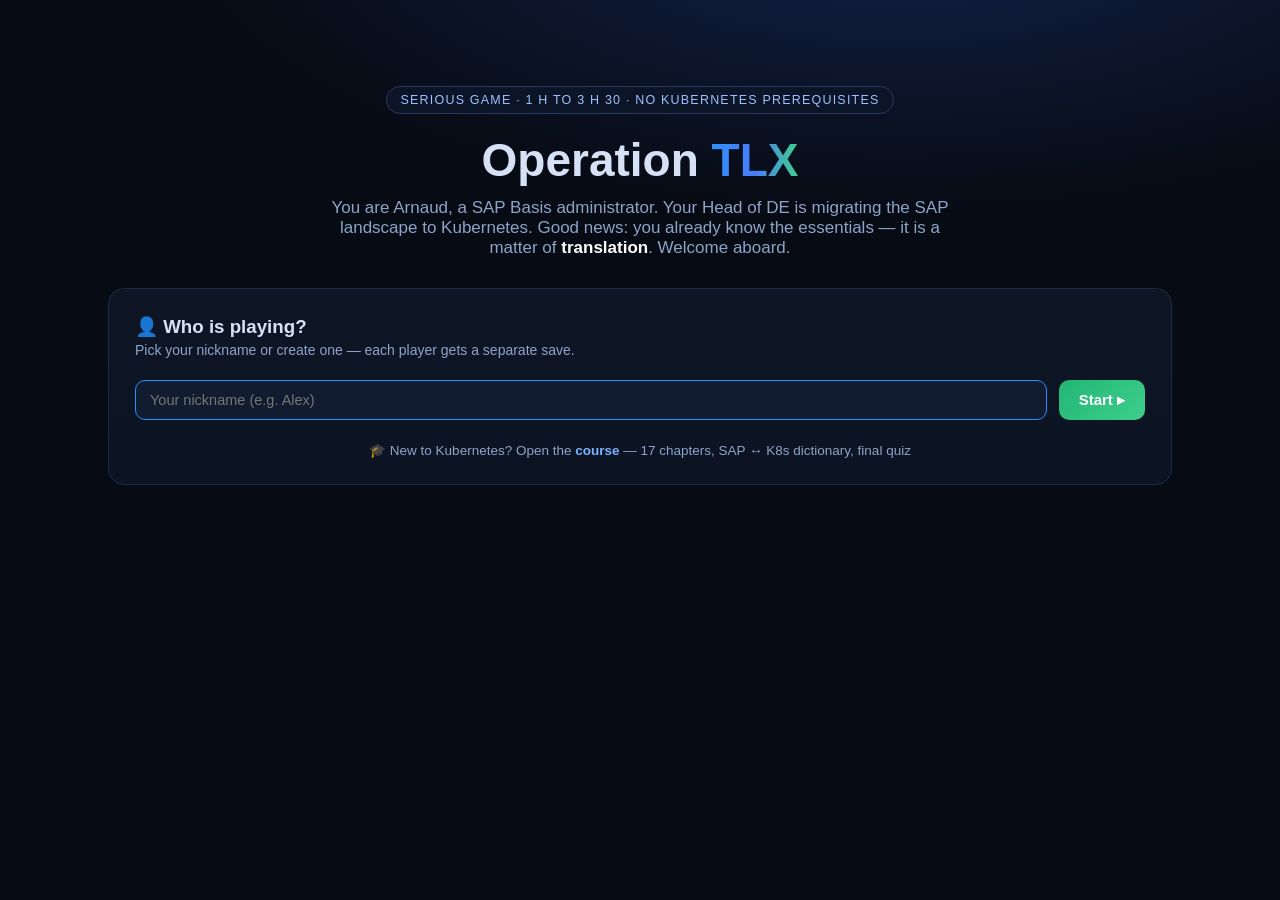
<file: index.html>
<!DOCTYPE html>
<html lang="en">
<head>
<meta charset="UTF-8">
<meta name="viewport" content="width=device-width, initial-scale=1.0">
<title>SAP → Kubernetes · Operation TLX — Serious Game</title>
<link rel="icon" href="data:image/svg+xml,<svg xmlns='http://www.w3.org/2000/svg' viewBox='0 0 32 32'><circle cx='16' cy='16' r='15' fill='%230A6ED1'/><text x='16' y='22' font-size='17' text-anchor='middle' fill='white' font-family='Arial' font-weight='bold'>K</text></svg>">
<link rel="stylesheet" href="css/style.css">
</head>
<body>
<header id="topbar" hidden>
  <div class="tb-inner">
    <a class="brand" href="#/">
      <span class="brand-mark">K</span>
      <span class="brand-txt">Operation <b>TLX</b><em>SAP → Kubernetes</em></span>
    </a>
    <div class="tb-progress"><div id="tb-bar"></div></div>
    <div class="tb-stats">
      <span class="chip" id="tb-score" title="Score">⭐ <b>0</b></span>
      <span class="chip" id="tb-time" title="Play time">⏱ <b>0:00</b></span>
      <button class="btn ghost small" id="tb-course" title="Course: the Kubernetes concepts you need">🎓 Course</button>
      <button class="btn ghost small" id="tb-book" title="Logbook: SAP ↔ Kubernetes equivalences">📘 Logbook</button>
    </div>
  </div>
</header>
<main id="app" class="app"></main>
<div id="toasts"></div>
<canvas id="fx" hidden></canvas>
<div id="modal"></div>
<script src="js/world.js?v=2"></script>
<script src="js/data-a.js?v=2"></script>
<script src="js/data-b.js?v=2"></script>
<script src="js/game.js?v=3"></script>
</body>
</html>
</file>
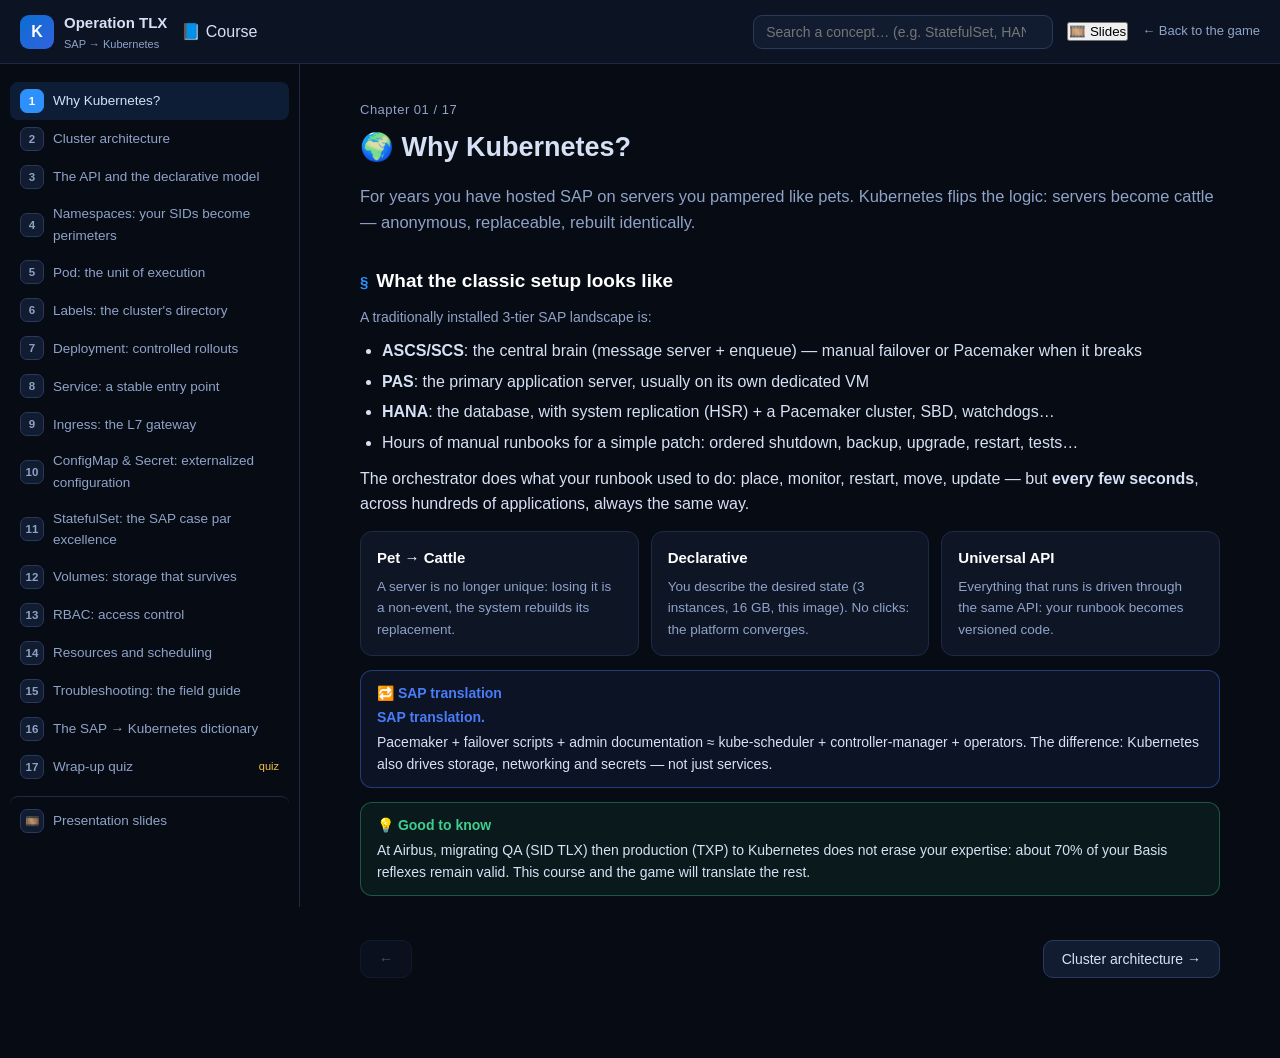
<file: cours.html>
<!DOCTYPE html>
<html lang="en">
<head>
<meta charset="UTF-8">
<meta name="viewport" content="width=device-width, initial-scale=1.0">
<title>SAP → Kubernetes · Course — The essential concepts</title>
<link rel="icon" href="data:image/svg+xml,<svg xmlns='http://www.w3.org/2000/svg' viewBox='0 0 32 32'><circle cx='16' cy='16' r='15' fill='%230A6ED1'/><text x='16' y='22' font-size='17' text-anchor='middle' fill='white' font-family='Arial' font-weight='bold'>K</text></svg>">
<style>
:root{
  --bg:#070b14; --panel:#0e1626; --panel2:#121c30; --line:#1e2a45; --line2:#2a3a5f;
  --txt:#d7e1f5; --muted:#8fa3c8; --blue:#2e90fa; --kblue:#4a7cf7; --green:#3ecf8e;
  --red:#ff6b6b; --yellow:#f5c542;
  --font:"Segoe UI",-apple-system,Roboto,"Helvetica Neue",Arial,sans-serif;
  --mono:ui-monospace,"Cascadia Code",Consolas,"Courier New",monospace;
}
*{box-sizing:border-box;margin:0;padding:0}
body{background:var(--bg);color:var(--txt);font-family:var(--font);line-height:1.6}
a{color:var(--kblue);text-decoration:none}
a:hover{text-decoration:underline}

/* ---------- Topbar ---------- */
.topbar{position:sticky;top:0;z-index:10;background:rgba(14,22,38,.92);backdrop-filter:blur(8px);
  border-bottom:1px solid var(--line);display:flex;align-items:center;gap:14px;padding:10px 20px}
.brand{display:flex;align-items:center;gap:10px;color:var(--txt)}
.brand-mark{width:34px;height:34px;border-radius:9px;background:linear-gradient(135deg,#0a6ed1,#3262de);
  display:grid;place-items:center;font-weight:800;color:#fff}
.brand-txt b{font-size:15px} .brand-txt em{display:block;font-style:normal;font-size:11px;color:var(--muted)}
.brand .tag{font-size:11px;color:var(--green);border:1px solid rgba(62,207,142,.35);padding:2px 8px;border-radius:99px}
.topbar .spacer{flex:1}
.search{background:var(--panel2);border:1px solid var(--line2);color:var(--txt);border-radius:9px;
  padding:8px 12px;width:min(300px,32vw);font-family:var(--font);font-size:14px;outline:none}
.search:focus{border-color:var(--blue)}
.backlink{font-size:13px;color:var(--muted);white-space:nowrap}

/* ---------- Layout ---------- */
.layout{display:grid;grid-template-columns:300px 1fr;max-width:1400px;margin:0 auto}
aside{border-right:1px solid var(--line);padding:18px 10px;position:sticky;top:57px;height:calc(100vh - 57px);overflow-y:auto}
.toc-item{display:flex;gap:9px;align-items:center;padding:7px 10px;border-radius:8px;cursor:pointer;color:var(--muted);font-size:13.5px}
.toc-item:hover{background:var(--panel2);color:var(--txt)}
.toc-item.active{background:rgba(46,144,250,.14);color:var(--txt)}
.toc-item .n{width:24px;height:24px;border-radius:7px;background:var(--panel2);display:grid;place-items:center;
  font-size:11.5px;font-weight:700;flex:none;border:1px solid var(--line2)}
.toc-item.active .n{background:var(--blue);border-color:var(--blue);color:#fff}
.toc-item .qt{color:var(--yellow);font-size:11px;margin-left:auto}
main{padding:26px 34px 80px;min-width:0}

/* ---------- Chapter ---------- */
.chapter{max-width:860px;margin:0 auto}
.chapter .kicker{color:var(--muted);font-size:13px;letter-spacing:.5px}
.chapter h1{font-size:27px;margin:4px 0 18px;line-height:1.25}
.chapter h2{font-size:19px;margin:30px 0 10px;color:#fff}
.chapter h2 .anchor{color:var(--blue);font-size:15px;margin-right:8px}
.chapter p{margin:10px 0}
p.dim{color:var(--muted);font-size:14px}
p.lead{font-size:16.5px;color:var(--muted)}
ul.dots{margin:10px 0 10px 22px}
ul.dots li{margin:5px 0}
code{font-family:var(--mono);font-size:.92em;background:var(--panel2);border:1px solid var(--line);
  border-radius:5px;padding:1px 6px;color:#9ecbff}

/* cards */
.grid2{display:grid;grid-template-columns:1fr 1fr;gap:14px;margin:14px 0}
.grid3{display:grid;grid-template-columns:repeat(3,1fr);gap:12px;margin:14px 0}
@media (max-width:900px){.grid2,.grid3{grid-template-columns:1fr}.layout{grid-template-columns:1fr}aside{display:none}}
.card{background:var(--panel);border:1px solid var(--line);border-radius:12px;padding:14px 16px}
.card h3{font-size:15px;margin-bottom:6px;color:#fff}
.card p{font-size:13.5px;color:var(--muted);margin:0}
.card.ui{border-color:rgba(74,124,247,.5)}
.card.wk{border-color:rgba(62,207,142,.45)}

/* callouts */
.callout{border-radius:12px;padding:12px 16px;margin:14px 0;font-size:14px;border:1px solid;line-height:1.55}
.callout b{display:block;margin-bottom:3px}
.co-tip{background:rgba(62,207,142,.07);border-color:rgba(62,207,142,.35)}.co-tip b{color:var(--green)}
.co-warn{background:rgba(255,107,107,.07);border-color:rgba(255,107,107,.35)}.co-warn b{color:var(--red)}
.co-map{background:rgba(74,124,247,.07);border-color:rgba(74,124,247,.4)}.co-map b{color:var(--kblue)}

/* code block */
.codebar{display:flex;justify-content:space-between;align-items:center;background:var(--panel2);
  border:1px solid var(--line2);border-bottom:0;border-radius:10px 10px 0 0;padding:6px 14px;font-size:12px;color:var(--muted)}
.copy{cursor:pointer;color:var(--muted);font-size:12px;background:none;border:1px solid var(--line2);border-radius:6px;padding:2px 10px}
.copy:hover{color:var(--txt);border-color:var(--kblue)}
pre{background:#04070d;border:1px solid var(--line2);border-radius:0 0 10px 10px;padding:14px 16px;
  overflow-x:auto;font-family:var(--mono);font-size:13px;line-height:1.55;margin:0 0 14px;color:#cde3ff}

/* tables */
.tbl{width:100%;border-collapse:collapse;margin:14px 0;font-size:13.5px;border:1px solid var(--line);border-radius:12px;overflow:hidden}
.tbl th{background:var(--panel2);text-align:left;padding:9px 12px;color:#fff;font-size:13px;border-bottom:1px solid var(--line2)}
.tbl td{padding:8px 12px;border-bottom:1px solid var(--line);vertical-align:top}
.tbl tr:last-child td{border-bottom:0}
.tbl .sap{color:var(--yellow);font-weight:600;white-space:nowrap}
.tbl .k8s{color:var(--kblue);font-family:var(--mono);font-size:12.5px;white-space:nowrap}

/* quiz */
.quiz{background:var(--panel);border:1px solid var(--line);border-radius:14px;padding:18px 20px;margin:16px 0}
.quiz .q{font-weight:600;margin-bottom:10px}
.opt{display:block;width:100%;text-align:left;background:var(--panel2);border:1px solid var(--line2);color:var(--txt);
  border-radius:9px;padding:9px 14px;margin:7px 0;cursor:pointer;font-family:var(--font);font-size:14px}
.opt:hover{border-color:var(--kblue)}
.opt.ok{border-color:var(--green);background:rgba(62,207,142,.12)}
.opt.ko{border-color:var(--red);background:rgba(255,107,107,.12)}
.quiz .why{margin-top:10px;font-size:13.5px;color:var(--muted);border-left:3px solid var(--line2);padding-left:12px;display:none}
.quiz .why.show{display:block}

/* nav bottom */
.ch-nav{display:flex;justify-content:space-between;gap:12px;margin-top:44px}
.ch-nav button{background:var(--panel2);border:1px solid var(--line2);color:var(--txt);border-radius:10px;
  padding:10px 18px;cursor:pointer;font-size:14px;max-width:48%}
.ch-nav button:hover:enabled{border-color:var(--blue)}
.ch-nav button:disabled{opacity:.35;cursor:default}
/* slide viewer overlay */
.slide-backdrop{position:fixed;inset:0;background:rgba(4,7,13,.92);z-index:100;display:none;flex-direction:column}
.slide-backdrop.open{display:flex}
.slide-bar{display:flex;align-items:center;gap:12px;padding:12px 20px;border-bottom:1px solid var(--line)}
.slide-bar .title{font-weight:700;font-size:15px}
.slide-bar .counter{color:var(--muted);font-size:13px;margin-left:auto}
.slide-bar button{background:var(--panel2);border:1px solid var(--line2);color:var(--txt);border-radius:8px;padding:6px 12px;cursor:pointer;font-size:13px}
.slide-bar button:hover{border-color:var(--blue)}
.slide-body{flex:1;display:grid;place-items:center;padding:24px;overflow:auto}
.slide{width:min(980px,92vw);background:var(--panel);border:1px solid var(--line2);border-radius:18px;padding:34px 40px;box-shadow:0 20px 60px rgba(0,0,0,.5)}
.slide .s-head{display:flex;align-items:center;gap:14px;margin-bottom:18px}
.slide .s-icon{font-size:40px}
.slide .s-title{font-size:26px;font-weight:800;line-height:1.2}
.slide .s-visual{background:#04070d;border:1px solid var(--line2);border-radius:12px;padding:16px;margin:16px 0;font-family:var(--mono);font-size:13px;line-height:1.5;overflow-x:auto;color:#cde3ff}
.slide .s-visual svg{width:100%;height:auto;display:block}
.slide ul{margin:12px 0 12px 22px}
.slide li{margin:7px 0;font-size:15px}
.slide .s-map{margin-top:16px;padding:10px 14px;border-left:3px solid var(--kblue);background:rgba(74,124,247,.08);border-radius:8px;font-size:14px;color:var(--muted)}
.slide .s-map b{color:var(--kblue)}
.slide-nav{display:flex;justify-content:space-between;gap:12px;margin-top:18px}
.slide-nav button{background:var(--panel2);border:1px solid var(--line2);color:var(--txt);border-radius:10px;padding:10px 20px;cursor:pointer;font-size:14px}
.slide-nav button:hover:enabled{border-color:var(--blue)}
.slide-nav button:disabled{opacity:.35;cursor:default}
@media (max-width:640px){.slide{padding:22px 20px}.slide .s-title{font-size:20px}}
</style>
</head>
<body>

<header class="topbar">
  <a class="brand" href="index.html">
    <span class="brand-mark">K</span>
    <span class="brand-txt"><b>Operation TLX</b><em>SAP → Kubernetes</em></span>
  </a>
  <span class="tag">📘 Course</span>
  <div class="spacer"></div>
  <input id="search" class="search" type="search" placeholder="Search a concept… (e.g. StatefulSet, HANA, PVC)">
  <button class="btn ghost small" id="tb-slides" title="Presentation slides">🎞️ Slides</button>
  <a class="backlink" href="index.html">← Back to the game</a>
</header>

<div class="layout">
  <aside id="toc"></aside>
  <main><div id="content"></div></main>
</div>

<div id="slide-backdrop" class="slide-backdrop">
  <div class="slide-bar">
    <span class="title">🎞️ Operation TLX — Kubernetes concepts</span>
    <span class="counter" id="slide-counter"></span>
    <button id="slide-close">✕ Close</button>
  </div>
  <div class="slide-body" id="slide-body"></div>
</div>

<script>
/* ================================================================
   COURSE — Kubernetes concepts for SAP administrators
   Block schema:
     {p:"..."}            paragraph
     {lead:"..."}         chapter intro
     {dim:"..."}          side note
     {h:"...", sub:"..."} sub-heading
     {ul:[...]}           bullet list (HTML allowed)
     {tip:"..."} / {warn:"..."} / {map:"..."}   callouts
     {code:"bash", t:"title", src:`...`}        copyable code block
     {tbl:[[headers…], [row…]]}                 table
     {panels:[{cls,h,list:[[term,desc]]}]}      two column panels
     {cards:[{h,t}]} / {cards3:[{h,t}]}         cards
   ================================================================ */
const CHAPTERS = [

/* ---------------- 1 ---------------- */
{ title:"Why Kubernetes?", icon:"🌍", blocks:[
  {lead:"For years you have hosted SAP on servers you pampered like pets. Kubernetes flips the logic: servers become cattle — anonymous, replaceable, rebuilt identically."},
  {h:"What the classic setup looks like", sub:"A traditionally installed 3-tier SAP landscape is:"},
  {ul:[ "<b>ASCS/SCS</b>: the central brain (message server + enqueue) — manual failover or Pacemaker when it breaks",
        "<b>PAS</b>: the primary application server, usually on its own dedicated VM",
        "<b>HANA</b>: the database, with system replication (HSR) + a Pacemaker cluster, SBD, watchdogs…",
        "Hours of manual runbooks for a simple patch: ordered shutdown, backup, upgrade, restart, tests…"]},
  {p:"The orchestrator does what your runbook used to do: place, monitor, restart, move, update — but <b>every few seconds</b>, across hundreds of applications, always the same way."},
  {cards:[
    {h:"Pet → Cattle", t:"A server is no longer unique: losing it is a non-event, the system rebuilds its replacement."},
    {h:"Declarative", t:"You describe the desired state (3 instances, 16 GB, this image). No clicks: the platform converges."},
    {h:"Universal API", t:"Everything that runs is driven through the same API: your runbook becomes versioned code."}]},
  {map:"<b>SAP translation.</b> Pacemaker + failover scripts + admin documentation ≈ kube-scheduler + controller-manager + operators. The difference: Kubernetes also drives storage, networking and secrets — not just services."},
  {tip:"At Airbus, migrating QA (SID TLX) then production (TXP) to Kubernetes does not erase your expertise: about 70% of your Basis reflexes remain valid. This course and the game will translate the rest."}
]},

/* ---------------- 2 ---------------- */
{ title:"Cluster architecture", icon:"🏗️", blocks:[
  {p:"A Kubernetes cluster = a brain (<b>control plane</b>) + muscles (<b>nodes</b>). Just like an SAP landscape: the ASCS decides, the application servers execute."},
  {panels:[
    {cls:"ui", h:"Control plane — the “ASCS of the cluster”", list:[
      ["kube-apiserver","The single front door: HTTPS/REST, authenticates and validates every request. IT is the cluster."],
      ["etcd","The memory (key-value store): the list of pods, config, secrets. Backing up etcd = backing up the cluster."],
      ["kube-scheduler","The placer: decides which node runs each pod (CPU/RAM, affinity, constraints)."],
      ["controller-manager","The reconciliation loops: “actual state ≠ desired state? → correct”. Continuously."]]},
    {cls:"wk", h:"Node — the worker server", list:[
      ["kubelet","The agent: talks to the API, starts containers, runs health checks. Your equivalent of sapstart."],
      ["kube-proxy","Routes network traffic to the pods (iptables/eBPF rules)."],
      ["container runtime","containerd / CRI-O: runs the images. Docker is no longer required."],
      ["addons","CNI (network), CSI (storage), CoreDNS (name resolution), metrics-server."]]}]},
  {warn:"<b>Never SSH into a control-plane node to tinker.</b> You do not hack at the brain: everything goes through the API server, the only component allowed to write to etcd."},
  {code:"bash", t:"Check a cluster's health (every morning's first move)", src:
`# The "SAPGUI" of Kubernetes: one tool, the whole system
kubectl get nodes                     # the servers and their status
kubectl get nodes -o wide             # + version, OS, IP
kubectl top nodes                     # CPU/RAM usage
kubectl describe node <node>          # technical details`},
  {map:"<b>SAP translation.</b> Kubernetes cluster ≈ your entire physical datacenter. Node ≈ one VM host. Control plane ≈ the ASCS + database of the landscape. kubelet ≈ sapstart + sapcontrol."}
]},

/* ---------------- 3 ---------------- */
{ title:"The API and the declarative model", icon:"📜", blocks:[
  {lead:"The founding principle: you do not say “do this”. You describe the <b>desired state</b>, and the cluster keeps it that way — permanently."},
  {h:"A manifest = an ID card", sub:"Every Kubernetes object is YAML with 4 sections:"},
  {code:"yaml", t:"Anatomy of a Kubernetes object", src:
`apiVersion: apps/v1        # which API / generation
kind: Deployment           # the object type
metadata:                  # who is it?
  name: pas-tlx
  namespace: tlx           # the SID it belongs to
  labels:
    app: sap-pas
spec:                      # what I WANT
  replicas: 3              # 3 PAS instances
  selector:
    matchLabels:
      app: sap-pas
  template:
    spec:
      containers:
      - name: pas
        image: registry.airbus.internal/sap/pas:latest`},
  {p:"Your hand-typed commands become <b>files</b>: versioned in Git, reviewable, approved by diff. That is what people call <b>GitOps</b>."},
  {code:"bash", t:"The trio to know", src:
`kubectl apply -f pas.yaml      # declare / update (idempotent)
kubectl get deployments        # check what is running
kubectl delete -f pas.yaml     # remove the object`},
  {tip:"“<code>apply</code>” is <b>idempotent</b>: running the same file 10 times yields the same result. The holy grail of SAP operations — no more “wait, did I already patch this or not?”."},
  {map:"<b>SAP translation.</b> A YAML manifest ≈ your SAP configuration (instance profiles, autologon, table TVARVC) — but outside the instance: versioned, reviewable, testable."}
]},

/* ---------------- 4 ---------------- */
{ title:"Namespaces: your SIDs become perimeters", icon:"📦", blocks:[
  {p:"A <b>namespace</b> = a compartment for names, quotas and rights. At Airbus, one SID = one namespace. Every object of the TLX system lives in <code>tlx</code>."},
  {code:"bash", t:"Moving between SIDs (namespaces)", src:
`kubectl get namespaces                 # the list of SIDs
kubectl get pods -n tlx                # everything running in TLX
kubectl config set-context --current --namespace=tlx   # "log into" TLX`},
  {cards:[
    {h:"Name isolation", t:"The pod <code>pas</code> in namespace <code>tlx</code> and the one in <code>txp</code> coexist without conflict."},
    {h:"Rights isolation (RBAC)", t:"The QA team only accesses <code>tlx</code>; the prod team only <code>txp</code>."},
    {h:"Resource isolation", t:"ResourceQuota: TLX cannot eat TXP's resources."}]},
  {warn:"A namespace isolates <b>objects</b>, not the network or storage by default. A pod in <code>tlx</code> can reach a pod in <code>txp</code> unless an explicit NetworkPolicy forbids it."},
  {map:"<b>SAP translation.</b> Namespace ≈ SID + SAP client + system group, merged into a single concept: <code>namespace tlx</code> ≈ your QA system with its client 100."}
]},

/* ---------------- 5 ---------------- */
{ title:"Pod: the unit of execution", icon:"🫧", blocks:[
  {lead:"The <b>pod</b> is the smallest unit Kubernetes deploys: one or more containers sharing network, ephemeral storage and lifecycle."},
  {cards:[
    {h:"A Pod = an application instance", t:"A PAS instance, a HANA kernel, a log sidecar. A container is NOT an application: a pod sometimes bundles several."},
    {h:"A Pod = mortal", t:"A pod can die at any moment (crash, node failure, update, autoscaling). Never get attached to its name: it contains a random suffix."}]},
  {h:"The 3 health probes", sub:"So the control plane knows whether your application is usable:"},
  {tbl:[["Probe","What it does","SAP example"],
        ["<span class='k8s'>liveness</span>","Is the container stuck? If yes → automatic restart","SAPMMC “process hung” on the dispatcher"],
        ["<span class='k8s'>readiness</span>","Can it take traffic? If not → pulled out of load-balancing, but NOT restarted","ICM not initialized yet: PAS started but not registered at the gateway"],
        ["<span class='k8s'>startup</span>","Grace period at startup before liveness applies","The SAP kernel starts slowly, that is normal"]]},
  {code:"yaml", t:"An SAP pod + sidecar, with probes", src:
`apiVersion: v1
kind: Pod
metadata:
  name: pas-tlx-0
  namespace: tlx
  labels:
    app: sap-pas
spec:
  containers:
  - name: disp-work           # the PAS
    image: sap/pas:7.90
    ports:
    - containerPort: 3200     # dispatcher
    - containerPort: 3300     # gateway
    livenessProbe:
      httpGet: { path: /health, port: 8080 }
    readinessProbe:
      httpGet: { path: /ready, port: 8080 }
  - name: sidecar-logs        # shares the PAS network
    image: fluent-bit:latest`},
  {code:"kubectl", t:"Troubleshooting a pod (the Basis reflex)", src:
`kubectl get pods -n tlx                  # STATUS: Running, CrashLoopBackOff, OOMKilled…
kubectl describe pod pas-tlx-0 -n tlx    # events, reasons, images pulled
kubectl logs pas-tlx-0 -c disp-work -n tlx        # the "dev_disp.log"
kubectl exec -it pas-tlx-0 -n tlx -- bash         # your shell inside
kubectl delete pod pas-tlx-0 -n tlx      # the Deployment creates another one`},
  {warn:"<b>CrashLoopBackOff</b> = your container crashes in a loop. Cause #1 in SAP migrations: kernel/JVM memory footprint &gt; RAM allocated to the pod (check <code>OOMKilled</code> in <code>kubectl describe</code>)."}
]},

/* ---------------- 6 ---------------- */
{ title:"Labels: the cluster's directory", icon:"🏷️", blocks:[
  {p:"A <b>label</b> is a key=value pair stuck on every object. Not decorative at all: it is THE mechanism Kubernetes uses to tie objects together."},
  {cards:[
    {h:"Selection", t:"A Service does not “contain” pods: it watches which pods carry <code>app: sap-pas</code>."},
    {h:"Multi-dimensional", t:"One pod can carry <code>app: pas, sid: tlx, env: qa</code> — filter by any combination."}]},
  {code:"bash", t:"Query like a DBA", src:
`kubectl get pods -n tlx -l app=sap-pas        # all the PAS
kubectl get pods -n tlx -l 'env in (qa,dev)'  # several environments
kubectl get all -n tlx -l sid=tlx             # this SID's objects`},
  {map:"<b>SAP translation.</b> Labels ≈ your structuring logic in <code>T000</code> (the inventory of systems and clients), extended to everything: pods, services, volumes, secrets."}
]},

/* ---------------- 7 ---------------- */
{ title:"Deployment: controlled rollouts", icon:"🚀", blocks:[
  {lead:"A <b>Deployment</b> manages a series of identical pods, rolling updates and a revision history. It replaces your classic maintenance window."},
  {h:"The Deployment + ReplicaSet duo", sub:"The Deployment declares how many replicas; a ReplicaSet keeps exactly N pods alive. Each new version spins up a new ReplicaSet: rollback is instant."},
  {code:"yaml", t:"Deployment with a rolling update", src:
`apiVersion: apps/v1
kind: Deployment
metadata:
  name: pas-tlx
  namespace: tlx
spec:
  replicas: 3
  strategy:
    type: RollingUpdate
    rollingUpdate:
      maxSurge: 1          # may start 1 extra pod during the upgrade
      maxUnavailable: 0    # never fewer than 3 pods available
  selector:
    matchLabels: { app: sap-pas }
  template:
    metadata: { labels: { app: sap-pas } }
    spec:
      containers:
      - name: pas
        image: registry.airbus.prod/sap/pas:7.90-sp3   # ← the update`},
  {code:"bash", t:"The update commands", src:
`kubectl set image deployment/pas-tlx pas=.../pas:7.90-sp4 -n tlx
kubectl rollout status deployment/pas-tlx -n tlx    # watch the rollout
kubectl rollout restart deployment/pas-tlx -n tlx   # clean restart = patch
kubectl rollout undo deployment/pas-tlx -n tlx      # instant rollback`},
  {tip:"“<code>rollout undo</code>” in one second what Pacemaker + snapshot + runbook used to do in 45 minutes."},
  {h:"Horizontal Pod Autoscaler (HPA)", sub:"Like a dynamic resource, but at application level: if average CPU goes over X%, automatically add PAS instances."},
  {map:"<b>SAP translation.</b> Deployment ≈ the notion of horizontally replicable application server instances, driven by the cluster instead of SAPMMC clicks."}
]},

/* ---------------- 8 ---------------- */
{ title:"Service: a stable entry point", icon:"🔀", blocks:[
  {lead:"Pods are born and die, with ephemeral IPs. A <b>Service</b> provides a stable IP + DNS name in front of a group of pods selected by label."},
  {h:"CoreDNS does the magic", sub:"Every service gets a DNS name: <code>pas-gw.tlx.svc.cluster.local</code>. Other pods resolve it natively — no more hosts-file maintenance."},
  {tbl:[["Service type","Concrete equivalent","SAP usage"],
        ["<span class='k8s'>ClusterIP</span>","IP internal to the cluster","ASCS ↔ PAS, HANA ↔ PAS conversations"],
        ["<span class='k8s'>NodePort</span>","Port opened on every node (30xxx)","External debugging, tools that don't speak internal DNS"],
        ["<span class='k8s'>LoadBalancer</span>","Cloud load balancer (OCI), public IP","ICM web front exposed to clients"],
        ["<span class='k8s'>ExternalName</span>","DNS alias","Points to an SAP system still on a VM, during the migration"]]},
  {code:"yaml", t:"Service for the PAS gateway", src:
`apiVersion: v1
kind: Service
metadata:
  name: pas-gw
  namespace: tlx
spec:
  type: ClusterIP                 # invisible from outside: perfect
  selector:
    app: sap-pas                  # ← ALL pods carrying this label
  ports:
  - name: gw
    port: 3300                    # the served port
    targetPort: 3300              # the pod's port`},
  {map:"<b>SAP translation.</b> A ClusterIP Service ≈ naming via the message server (<code>ms/…</code>): a reliable entry point towards potentially moving instances. DNS + an internal load balancer."}
]},

/* ---------------- 9 ---------------- */
{ title:"Ingress: the L7 gateway", icon:"🌐", blocks:[
  {lead:"An <b>Ingress</b> receives external HTTP/HTTPS traffic (through a LoadBalancer) and routes it, by hostname and path, to the right Services. It is your datacenter reverse-proxy, declarative edition."},
  {code:"yaml", t:"Ingress: one URL, one TLS entry point", src:
`apiVersion: networking.k8s.io/v1
kind: Ingress
metadata:
  name: airbus-sap
  namespace: tlx
  annotations:
    cert-manager.io/cluster-issuer: letsencrypt   # automatic certificates
spec:
  tls:
  - hosts: [ sap-tlx.airbus.internal ]
    secretName: sap-tlx-tls
  rules:
  - host: sap-tlx.airbus.internal
    http:
      paths:
      - path: /
        pathType: Prefix
        backend:
          service:
            name: pas-gw
            port: { number: 3300 }`},
  {tip:"This is exactly the role of Caddy on the server hosting this game: terminating HTTPS, routing to the right container. Kubernetes industrializes that pattern at any scale."}
]},

/* ---------------- 10 ---------------- */
{ title:"ConfigMap & Secret: externalized configuration", icon:"🔐", blocks:[
  {lead:"Kubernetes' golden rule: <b>an immutable image</b>. Whatever changes between environments is injected at startup, never hard-coded."},
  {cards:[
    {h:"ConfigMap", t:"Readable config: profile parameters, config files, environment variables. Mounted as variables or a volume."},
    {h:"Secret", t:"Sensitive data: DB passwords, certificates, TLS keys. Base64-encoded (not encrypted!), mounted the same way."}]},
  {code:"bash", t:"Create from the CLI", src:
`kubectl create configmap pas-profile --from-file=DEFAULT.PFL -n tlx
kubectl create secret generic hana-credentials \\
    --from-literal=username=SAPABAP1 \\
    --from-literal=password='Th3Re4lP455w0rd' -n tlx
kubectl get secret hana-credentials -n tlx -o jsonpath='{.data.password}' | base64 -d`},
  {warn:"A <b>Secret is NOT encrypted</b> in etcd without explicit configuration (EncryptionConfiguration). In real Airbus life, valuable secrets live in an external vault (Vault): the Kubernetes Secret only carries a token."}
]},

/* ---------------- 11 ---------------- */
{ title:"StatefulSet: the SAP case par excellence", icon:"🏃", blocks:[
  {lead:"A <b>StatefulSet</b> = a Deployment, but with a <b>fixed and persistent identity</b>: named pods, ordered startup, dedicated storage per replica."},
  {p:"Simple SAP rule: anything with a “personality” (HANA, ASCS/ERS, a single PAS) wants a StatefulSet. Anything anonymous and replicable (web dispatchers, scalable PAS) stays a Deployment."},
  {tbl:[["SAP need","What the StatefulSet brings"],
        ["Each instance keeps a stable name","Pods called <code>hana-0</code>, <code>hana-1</code> — never renamed"],
        ["Control the startup order","HSR: <code>hana-0</code> (primary) starts before <code>hana-1</code> (secondary)"],
        ["Persistent storage per instance","Each replica has ITS OWN PVC, its dedicated volume"],
        ["Reach one specific instance","The “headless” Service lets you hit <code>hana-0.hana.tlx.svc.cluster.local</code>"]]},
  {code:"yaml", t:"StatefulSet for an HSR HANA pair (simplified)", src:
`apiVersion: apps/v1
kind: StatefulSet
metadata:
  name: hana
  namespace: tlx
spec:
  serviceName: hana-headless      # headless Service: per-pod DNS
  replicas: 2                     # primary + secondary (HSR)
  selector: { matchLabels: { app: hana } }
  template:
    metadata: { labels: { app: hana } }
    spec:
      affinity:
        podAntiAffinity:          # never both on the same node!
          requiredDuringSchedulingIgnoredDuringExecution:
          - labelSelector: { matchLabels: { app: hana } }
            topologyKey: kubernetes.io/hostname
      containers:
      - name: hana
        image: sap/hana:2-sps07
        volumeMounts:
        - { name: data, mountPath: /hana/data }
  volumeClaimTemplates:           # 1 PVC per replica, auto-generated
  - metadata: { name: data }
    spec:
      accessModes: [ ReadWriteOnce ]
      resources: { requests: { storage: 1Ti } }`},
  {map:"<b>SAP translation.</b> StatefulSet ≈ the personality of a named instance. Pacemaker constraints (colocation, order) become <code>podAntiAffinity</code> + <code>podManagementPolicy</code>."}
]},

/* ---------------- 12 ---------------- */
{ title:"Volumes: storage that survives", icon:"💾", blocks:[
  {lead:"A pod's internal storage is ephemeral — anything written outside a persistent volume disappears on restart. Everything that makes up an SAP database must live on a <b>persistent volume</b>."},
  {h:"The three actors", sub:""},
  {cards:[
    {h:"PVC (PersistentVolumeClaim)", t:"The application's request: “I want 1 TB in RWO for HANA”."},
    {h:"PV (PersistentVolume)", t:"The actual resource provided by the cluster, managed by CSI drivers."},
    {h:"StorageClass", t:"The provisioning policy: which storage (OCI disk, NFS, local SSD), which performance, which reclaim rule."}]},
  {code:"yaml", t:"PVC for HANA", src:
`apiVersion: v1
kind: PersistentVolumeClaim
metadata: { name: hana-data, namespace: tlx }
spec:
  storageClassName: oci-bv-ultra    # max IOPS, required by HANA
  accessModes: [ ReadWriteOnce ]    # one node at a time
  resources:
    requests: { storage: 1Ti }`},
  {tbl:[["Access mode","Concretely","SAP usage"],
        ["<span class='k8s'>RWO</span> (ReadWriteOnce)","Mounted read-write by 1 single node","Databases (HANA), ASCS filesystem"],
        ["<span class='k8s'>ROX</span> (ReadOnlyMany)","Shared read-only by thousands of pods","Reference files, installation packages"],
        ["<span class='k8s'>RWX</span> (ReadWriteMany)","Shared read-write (NFS-style)","Transport directory <code>/usr/sap/trans</code>, shared logs"]]},
  {tip:"The <code>/usr/sap/trans</code> volume shared between 5 SAP systems is THE classic RWX case: in Kubernetes, a single RWX PVC mounted by every pod involved."}
]},

/* ---------------- 13 ---------------- */
{ title:"RBAC: access control", icon:"🛂", blocks:[
  {lead:"In Kubernetes, everyone is a user or a process. Every action goes through the API server and is checked by <b>RBAC</b> (Role-Based Access Control)."},
  {cards:[
    {h:"Role + RoleBinding", t:"Within a namespace: “the QA team may read and create pods in tlx”."},
    {h:"ClusterRole + ClusterRoleBinding", t:"Cluster-wide: “admins may touch everything, including nodes”."},
    {h:"ServiceAccount", t:"The identity of a <b>pod</b>, not a person. E.g. the Velero backup agent, cert-manager."}]},
  {code:"yaml", t:"Let user Arnaud read only <code>tlx</code>", src:
`apiVersion: rbac.authorization.k8s.io/v1
kind: Role
metadata: { name: qa-readonly, namespace: tlx }
rules:
- apiGroups: [ "" ]
  resources: [ pods, services, deployments ]
  verbs: [ get, list, watch ]
---
apiVersion: rbac.authorization.k8s.io/v1
kind: RoleBinding
metadata: { name: qa-readonly-binding, namespace: tlx }
subjects:
- kind: User
  name: arnaud@airbus.example
roleRef:
  kind: Role
  name: qa-readonly
  apiGroup: rbac.authorization.k8s.io`},
  {map:"<b>SAP translation.</b> RBAC ≈ PFCG (SAP roles and authorizations), but versioned in YAML. A ServiceAccount ≈ a technical system user for internal processes."}
]},

/* ---------------- 14 ---------------- */
{ title:"Resources and scheduling", icon:"⚖️", blocks:[
  {lead:"How much RAM will this PAS use? Which node may it run on? This is the <b>planning</b> side — what Pacemaker did with constraints."},
  {cards:[
    {h:"requests (the promise)", t:"The memory and CPU guaranteed by the scheduler. These are the numbers it uses to pick a node."},
    {h:"limits (the ceiling)", t:"The maximum allowed. Going over the CPU limit throttles your process. Going over the memory limit: the container is killed (OOMKilled)."}]},
  {tbl:[["QoS class","Obtained when","Priority when a node is under pressure"],
        ["<span class='k8s'>Guaranteed</span>","limits == requests on every container","Best protected — HANA, ASCS pods"],
        ["<span class='k8s'>Burstable</span>","requests &lt; limits","PAS, internal tools"],
        ["<span class='k8s'>BestEffort</span>","no requests at all","Absolutely avoid for SAP"]]},
  {h:"Picking a node: affinity, taints, tolerations", sub:""},
  {ul:["<b>nodeSelector</b>: a coarse filter (“this pod wants a node with NVMe SSD”).",
       "<b>podAntiAffinity</b>: never both HANA instances on the same node (HSR).",
       "<b>Taints / Tolerations</b>: a node marked <code>dedicated-sap:NoSchedule</code> rejects every pod without the matching toleration. A properly dedicated SAP cluster."]},
  {code:"yaml", t:"A HANA pod pinned to a dedicated node", src:
`spec:
  nodeSelector:
    workload: sap-hana     # the node carries this label
  tolerations:
  - key: dedicated-sap     # it tolerates the "dedicated-sap" taint
    operator: Exists
    effect: NoSchedule
  resources:
    requests: { memory: "256Gi", cpu: "32" }
    limits:   { memory: "256Gi", cpu: "32" }   # => QoS Guaranteed`},
  {map:"<b>SAP translation.</b> Taint/Toleration ≈ static placement in a Pacemaker cluster. requests/limits ≈ kernel and JVM memory settings, now declared per instance in YAML."}
]},

/* ---------------- 15 ---------------- */
{ title:"Troubleshooting: the field guide", icon:"🔧", blocks:[
  {lead:"The standard debugging procedure, in the right order — like a Basis diagnosis, but closer to the infrastructure."},
  {code:"kubectl", t:"The golden circle", src:
`# 1. The big picture, filtering out suspect pods
kubectl get pods -n tlx | grep -v Running

# 2. Details of a problematic pod
kubectl describe pod bad-pod -n tlx
#    → at the very bottom, the "Events" section tells the truth

# 3. The logs
kubectl logs bad-pod -n tlx --previous       # logs from before the crash!

# 4. The parent objects
kubectl get deployment/statefulset -n tlx

# 5. The node level
kubectl describe node node-3
kubectl top nodes ; kubectl top pods -n tlx

# 6. Namespace events (the cluster's journal)
kubectl get events -n tlx --sort-by=.lastTimestamp`},
  {tbl:[["Pod status","General meaning","The Basis reflex"],
        ["<span class='k8s'>ImagePullBackOff</span>","Non-existent image / unreachable registry / missing auth secret","Check the image tag and registry credentials"],
         ["<span class='k8s'>CrashLoopBackOff</span>","The process runs then dies in a loop","Logs + --previous. Typical SAP config error"],
         ["<span class='k8s'>OOMKilled (137)</span>","Memory limit exceeded","Lower the load or raise <code>limits.memory</code>"],
         ["<span class='k8s'>Pending</span>","The scheduler finds no node (resources, affinity, taint)","<code>describe pod</code> → Events: the reason is written there"],
         ["<span class='k8s'>ContainerCreating</span> (stuck)","Volume / mount that never provisions","Check the PVC, the CSI driver, the node"]]},
  {tip:"The tool <b>K9s</b> (terminal UI) wraps all these views in two keystrokes and becomes the new SAPMMC. Essential."}
]},

/* ---------------- 16 ---------------- */
{ title:"The SAP → Kubernetes dictionary", icon:"🗺️", blocks:[
  {lead:"The full translation table: your world always maps to a precise object."},
  {tbl:[["SAP world","Kubernetes world","Note"],
        ["<span class='sap'>SID (TLX, TXP)</span>","<span class='k8s'>Namespace</span>","Naming, rights, quota perimeter"],
         ["<span class='sap'>ASCS/SCS</span>","<span class='k8s'>StatefulSet + Service</span>","The instance's identity is preserved"],
         ["<span class='sap'>PAS</span>","<span class='k8s'>Deployment (RollingUpdate)</span>","Stateless scalable replicas"],
         ["<span class='sap'>HANA</span>","<span class='k8s'>StatefulSet + PVC + antiAffinity</span>","+ a HANA operator handling HSR"],
         ["<span class='sap'>SAP instance profiles</span>","<span class='k8s'>ConfigMap</span>","Parameters kept outside the image"],
         ["<span class='sap'>SECSTORE / DB keys</span>","<span class='k8s'>Secret (via Vault)</span>","Passwords, certificates"],
         ["<span class='sap'>/usr/sap/trans</span>","<span class='k8s'>RWX PVC</span>","The shared transport directory"],
         ["<span class='sap'>Pacemaker constraints</span>","<span class='k8s'>Affinity / Taints / Tolerations</span>","Pod placement"],
         ["<span class='sap'>Message server (ms/…)</span>","<span class='k8s'>Service</span>","Stable entry point"],
         ["<span class='sap'>ICM / HTTP URL</span>","<span class='k8s'>Ingress</span>","HTTPS + L7 routing"],
         ["<span class='sap'>PFCG (authorizations)</span>","<span class='k8s'>RBAC (Role/Binding)</span>","Versioned in Git"],
         ["<span class='sap'>ST06 / SAPMMC monitoring</span>","<span class='k8s'>kubectl top / K9s / Grafana</span>","Monitoring is native"],
         ["<span class='sap'>Transports (CTS+)</span>","<span class='k8s'>Git + GitOps (ArgoCD)</span>","The new dev → QA → prod chain"],
         ["<span class='sap'>sapstart / sapcontrol</span>","<span class='k8s'>kubelet + probes</span>","The cluster knows how to start / watch / recreate"]]},
  {dim:"This mapping is also available in the game (📘 Logbook button), where each of these concepts appears in a mission."}
]},

/* ---------------- 17 ---------------- */
{ title:"Wrap-up quiz", icon:"🎓", quiz:true, blocks:[
  {lead:"10 questions, 20 points each: validate what you learned before jumping back into the game."}
]}
];

/* ================================================================
   Quiz
   ================================================================ */
const QUIZ = [
  {q:"“A PAS pod just crashed” is detected automatically by…",
   o:["The on-call engineer via Grafana","The liveness health probe (if configured)","SAPMMC","The scheduler"],a:1,
   why:"The liveness probe makes the kubelet restart the container — the automatic equivalent of looping “sapcontrol -status”."},
  {q:"Which object guarantees a stable identity for a HANA instance?",
   o:["Deployment","StatefulSet","DaemonSet","Job"],a:1,
   why:"StatefulSet = stable pod names (hana-0, hana-1), persistent storage, predictable ordering."},
  {q:"Other pods in the system must reach the PAS, with zero external exposure. Which object?",
   o:["Ingress","A NodePort Service","A ClusterIP Service","ConfigMap"],a:2,
   why:"ClusterIP: a stable IP inside the cluster + a DNS name. Ingress is for external HTTP traffic."},
  {q:"Your PAS uses 14.8 GB of RAM, its limit is 14 GB. What happens?",
   o:["Nothing","The container is killed (OOMKilled, exit 137)","The system swaps automatically","The orchestrator reduces its load"],a:1,
   why:"Exceeding the memory limit = immediate OOMKill by the kernel. The real memory footprint of the SAP process must be controlled in YAML."},
  {q:"During an image update of a Deployment (3 replicas, maxUnavailable=0)…",
   o:["Kubernetes stops everything then updates","It replaces pods one by one, waiting for each new one to be ready (readiness)","It waits for the next restart","It asks the admin for approval"],a:1,
   why:"RollingUpdate: progressive replacement, keeping service capacity intact."},
  {q:"Where do you store the ABAP connection password to the HANA database?",
   o:["ConfigMap","A Secret (ideally injected from an external vault like Vault)","In clear text in the Deployment YAML","Inside the kernel"],a:1,
   why:"The Secret, injected by an external secret manager: etcd merely encodes it, it does not encrypt it by default."},
  {q:"A pod stays “Pending”. The most likely cause is…",
   o:["An error in the image config","An application crash","The scheduler finds no node satisfying the request (RAM/CPU, affinity, taint)","A network error"],a:2,
   why:"Pending = the scheduler found no acceptable node. <code>describe pod</code> says so explicitly in the Events."},
  {q:"The <code>/usr/sap/trans</code> directory must be shared read-write by pods on several nodes. Which accessMode?",
   o:["ReadWriteOnce (RWO)","ReadOnlyMany (ROX)","ReadWriteMany (RWX)","emptyDir"],a:2,
   why:"RWX (NFS-style): mounted read-write by several nodes at the same time."},
  {q:"A Service finds the pods it routes to thanks to…",
   o:["Their direct IPs","A selector on their labels","Each pod's name","An svc annotation"],a:1,
   why:"A Service is a selector, not a list: any pod carrying the label is automatically included (and stays after rescaling)."},
  {q:"The big paradigm to grasp: you declare…",
   o:["Commands to execute","The desired state, and the system enforces it continuously","Step-by-step procedures","Startup scripts"],a:1,
   why:"That is the core philosophy: declarative state. The control plane reconciles continuously. You no longer “do” — you “describe”."}
];

/* ================================================================
   Slides (presentation deck)
   ================================================================ */
const SLIDES = [
{ icon:"📦", title:"Container — the unit of packaging",
  visual:`<svg viewBox="0 0 440 200" xmlns="http://www.w3.org/2000/svg"><rect x="110" y="18" width="220" height="164" rx="12" fill="#121c30" stroke="#4a7cf7" stroke-width="2"/><text x="220" y="40" font-size="14" fill="#4a7cf7" text-anchor="middle" font-weight="bold">Container</text><rect x="120" y="52" width="200" height="26" rx="6" fill="#0e1626" stroke="#2a3a5f"/><text x="220" y="69" font-size="12" fill="#d7e1f5" text-anchor="middle">image (immutable)</text><rect x="120" y="82" width="200" height="26" rx="6" fill="#0e1626" stroke="#2a3a5f"/><text x="220" y="99" font-size="12" fill="#d7e1f5" text-anchor="middle">process + libraries</text><rect x="120" y="112" width="200" height="26" rx="6" fill="#0e1626" stroke="#2a3a5f"/><text x="220" y="129" font-size="12" fill="#d7e1f5" text-anchor="middle">own filesystem (ns)</text><rect x="120" y="142" width="200" height="26" rx="6" fill="#0e1626" stroke="#2a3a5f"/><text x="220" y="159" font-size="12" fill="#d7e1f5" text-anchor="middle">isolated CPU / RAM (cgroups)</text></svg>`,
  points:["A container is a process with its own isolated view of the OS (namespaces + cgroups).",
          "It packages the application + its dependencies into an immutable image.",
          "It never runs alone in Kubernetes: it lives inside a Pod."],
  sap:"A container ≈ one SAP kernel instance (disp+work) packaged so it can run anywhere."},

{ icon:"🫧", title:"Pod — the unit of execution",
  visual:`<svg viewBox="0 0 440 200" xmlns="http://www.w3.org/2000/svg"><rect x="60" y="18" width="320" height="164" rx="12" fill="#121c30" stroke="#4a7cf7" stroke-width="2"/><text x="220" y="40" font-size="14" fill="#4a7cf7" text-anchor="middle" font-weight="bold">Pod (shared network + storage)</text><rect x="80" y="52" width="135" height="72" rx="8" fill="#0e1626" stroke="#2a3a5f"/><text x="147" y="78" font-size="12" fill="#d7e1f5" text-anchor="middle">disp-work</text><text x="147" y="96" font-size="11" fill="#8fa3c8" text-anchor="middle">ports 3200, 3300</text><rect x="225" y="52" width="135" height="72" rx="8" fill="#0e1626" stroke="#2a3a5f"/><text x="292" y="78" font-size="12" fill="#d7e1f5" text-anchor="middle">sidecar-logs</text><text x="292" y="96" font-size="11" fill="#8fa3c8" text-anchor="middle">shares network</text><rect x="80" y="134" width="280" height="32" rx="6" fill="#070b14" stroke="#3ecf8e" stroke-dasharray="4 3"/><text x="220" y="154" font-size="11" fill="#3ecf8e" text-anchor="middle">ephemeral shared volume</text></svg>`,
  points:["Smallest unit Kubernetes deploys: one or more containers sharing network, storage and lifecycle.",
          "Pods are mortal: they die and get recreated with new names.",
          "Three probes: liveness (restart if stuck), readiness (pull out of load-balancing), startup (grace period)."],
  sap:"A Pod ≈ one application server instance (PAS) — disposable, recreated by the Deployment."},

{ icon:"🖥️", title:"Node — the muscle",
  visual:`<svg viewBox="0 0 440 200" xmlns="http://www.w3.org/2000/svg"><rect x="40" y="10" width="360" height="180" rx="12" fill="#121c30" stroke="#4a7cf7" stroke-width="2"/><text x="220" y="32" font-size="14" fill="#4a7cf7" text-anchor="middle" font-weight="bold">Node (VM / physical server)</text><rect x="60" y="45" width="150" height="24" rx="5" fill="#0e1626" stroke="#2a3a5f"/><text x="135" y="61" font-size="11" fill="#d7e1f5" text-anchor="middle">kubelet (agent)</text><rect x="60" y="74" width="150" height="24" rx="5" fill="#0e1626" stroke="#2a3a5f"/><text x="135" y="90" font-size="11" fill="#d7e1f5" text-anchor="middle">kube-proxy (network)</text><rect x="60" y="103" width="150" height="24" rx="5" fill="#0e1626" stroke="#2a3a5f"/><text x="135" y="119" font-size="11" fill="#d7e1f5" text-anchor="middle">containerd (runtime)</text><text x="290" y="62" font-size="12" fill="#8fa3c8" text-anchor="middle">your Pods</text><rect x="230" y="72" width="60" height="40" rx="6" fill="#070b14" stroke="#3ecf8e"/><text x="260" y="96" font-size="10" fill="#3ecf8e" text-anchor="middle">Pod</text><rect x="300" y="72" width="60" height="40" rx="6" fill="#070b14" stroke="#3ecf8e"/><text x="330" y="96" font-size="10" fill="#3ecf8e" text-anchor="middle">Pod</text><rect x="230" y="120" width="60" height="40" rx="6" fill="#070b14" stroke="#3ecf8e"/><text x="260" y="144" font-size="10" fill="#3ecf8e" text-anchor="middle">Pod</text><rect x="300" y="120" width="60" height="40" rx="6" fill="#070b14" stroke="#3ecf8e"/><text x="330" y="144" font-size="10" fill="#3ecf8e" text-anchor="middle">Pod</text></svg>`,
  points:["A Node provides CPU, RAM and disk — like an old “application host”.",
          "Nodes are interchangeable: the scheduler places pods, the kubelet runs them.",
          "Never SSH the control plane; nodes are where your workloads live."],
  sap:"A Node ≈ one VM host of your SAP landscape — cattle, not pet."},

{ icon:"🧠", title:"Control plane — the brain",
  visual:`<svg viewBox="0 0 440 200" xmlns="http://www.w3.org/2000/svg"><defs><marker id="a" markerWidth="8" markerHeight="8" refX="7" refY="4" orient="auto"><path d="M0,0 L8,4 L0,8 z" fill="#8fa3c8"/></marker></defs><rect x="150" y="10" width="140" height="44" rx="8" fill="#121c30" stroke="#4a7cf7" stroke-width="2"/><text x="220" y="36" font-size="13" fill="#4a7cf7" text-anchor="middle" font-weight="bold">kube-apiserver</text><text x="220" y="64" font-size="10" fill="#8fa3c8" text-anchor="middle">every request goes here</text><line x1="220" y1="54" x2="95" y2="85" stroke="#8fa3c8" stroke-width="1.5" marker-end="url(#a)"/><line x1="220" y1="54" x2="220" y2="85" stroke="#8fa3c8" stroke-width="1.5" marker-end="url(#a)"/><line x1="220" y1="54" x2="345" y2="85" stroke="#8fa3c8" stroke-width="1.5" marker-end="url(#a)"/><rect x="40" y="85" width="110" height="40" rx="8" fill="#0e1626" stroke="#2a3a5f"/><text x="95" y="100" font-size="11" fill="#d7e1f5" text-anchor="middle">etcd</text><text x="95" y="116" font-size="10" fill="#8fa3c8" text-anchor="middle">memory</text><rect x="165" y="85" width="110" height="40" rx="8" fill="#0e1626" stroke="#2a3a5f"/><text x="220" y="100" font-size="11" fill="#d7e1f5" text-anchor="middle">scheduler</text><text x="220" y="116" font-size="10" fill="#8fa3c8" text-anchor="middle">places pods</text><rect x="290" y="85" width="110" height="40" rx="8" fill="#0e1626" stroke="#2a3a5f"/><text x="345" y="100" font-size="11" fill="#d7e1f5" text-anchor="middle">controller-mgr</text><text x="345" y="116" font-size="10" fill="#8fa3c8" text-anchor="middle">reconciles</text><text x="220" y="160" font-size="11" fill="#8fa3c8" text-anchor="middle">controllers run forever: desired vs actual state</text></svg>`,
  points:["The API server is the single front door (HTTPS/REST) — it IS the cluster.",
          "etcd holds everything: backing it up = backing up the cluster.",
          "Controllers run forever, comparing desired state to reality and fixing drift."],
  sap:"Control plane ≈ ASCS + landscape database: the conductor of the whole system."},

{ icon:"📦", title:"Namespace — your SID as a perimeter",
  visual:`<svg viewBox="0 0 440 200" xmlns="http://www.w3.org/2000/svg"><rect x="20" y="20" width="400" height="160" rx="12" fill="#0e1626" stroke="#2a3a5f" stroke-dasharray="5 4"/><text x="220" y="42" font-size="13" fill="#8fa3c8" text-anchor="middle">Cluster</text><rect x="40" y="55" width="115" height="110" rx="8" fill="#121c30" stroke="#4a7cf7"/><text x="97" y="78" font-size="13" fill="#4a7cf7" text-anchor="middle" font-weight="bold">tlx</text><text x="97" y="96" font-size="10" fill="#8fa3c8" text-anchor="middle">QA</text><rect x="55" y="108" width="85" height="18" rx="4" fill="#070b14" stroke="#3ecf8e"/><text x="97" y="121" font-size="9" fill="#3ecf8e" text-anchor="middle">pods, svcs…</text><rect x="55" y="132" width="85" height="18" rx="4" fill="#070b14" stroke="#3ecf8e"/><text x="97" y="145" font-size="9" fill="#3ecf8e" text-anchor="middle">quotas, RBAC</text><rect x="162" y="55" width="115" height="110" rx="8" fill="#121c30" stroke="#f5c542"/><text x="220" y="78" font-size="13" fill="#f5c542" text-anchor="middle" font-weight="bold">txp</text><text x="220" y="96" font-size="10" fill="#8fa3c8" text-anchor="middle">Prod</text><rect x="177" y="108" width="85" height="18" rx="4" fill="#070b14" stroke="#3ecf8e"/><text x="219" y="121" font-size="9" fill="#3ecf8e" text-anchor="middle">pods, svcs…</text><rect x="177" y="132" width="85" height="18" rx="4" fill="#070b14" stroke="#3ecf8e"/><text x="219" y="145" font-size="9" fill="#3ecf8e" text-anchor="middle">quotas, RBAC</text><rect x="285" y="55" width="115" height="110" rx="8" fill="#121c30" stroke="#8fa3c8"/><text x="342" y="78" font-size="12" fill="#8fa3c8" text-anchor="middle" font-weight="bold">kube-system</text><text x="342" y="96" font-size="10" fill="#8fa3c8" text-anchor="middle">cluster</text><rect x="300" y="108" width="85" height="18" rx="4" fill="#070b14" stroke="#3ecf8e"/><text x="342" y="121" font-size="9" fill="#3ecf8e" text-anchor="middle">CoreDNS, CNI…</text></svg>`,
  points:["A namespace = name, rights and quota compartment.",
          "At Airbus: one SID = one namespace (TLX, TXP).",
          "Namespaces isolate OBJECTS, not network/storage by default (use NetworkPolicy)."],
  sap:"Namespace ≈ SID + SAP client + system group, merged into one concept."},

{ icon:"🏷️", title:"Labels & selectors — the directory",
  visual:`<svg viewBox="0 0 440 200" xmlns="http://www.w3.org/2000/svg"><defs><marker id="a" markerWidth="8" markerHeight="8" refX="7" refY="4" orient="auto"><path d="M0,0 L8,4 L0,8 z" fill="#8fa3c8"/></marker></defs><rect x="40" y="40" width="150" height="74" rx="8" fill="#121c30" stroke="#3ecf8e"/><text x="115" y="62" font-size="12" fill="#3ecf8e" text-anchor="middle" font-weight="bold">Pod</text><rect x="55" y="72" width="62" height="16" rx="8" fill="#070b14" stroke="#4a7cf7"/><text x="86" y="84" font-size="9" fill="#4a7cf7" text-anchor="middle">app: pas</text><rect x="122" y="72" width="58" height="16" rx="8" fill="#070b14" stroke="#f5c542"/><text x="151" y="84" font-size="9" fill="#f5c542" text-anchor="middle">sid: tlx</text><rect x="55" y="92" width="58" height="16" rx="8" fill="#070b14" stroke="#8fa3c8"/><text x="84" y="104" font-size="9" fill="#8fa3c8" text-anchor="middle">env: qa</text><rect x="250" y="40" width="150" height="74" rx="8" fill="#121c30" stroke="#4a7cf7"/><text x="325" y="62" font-size="12" fill="#4a7cf7" text-anchor="middle" font-weight="bold">Service</text><text x="325" y="82" font-size="10" fill="#8fa3c8" text-anchor="middle">selector:</text><text x="325" y="98" font-size="10" fill="#d7e1f5" text-anchor="middle">app: pas</text><line x1="190" y1="77" x2="250" y2="77" stroke="#8fa3c8" stroke-width="1.5" marker-end="url(#a)"/><text x="220" y="70" font-size="9" fill="#8fa3c8" text-anchor="middle">links by</text><text x="220" y="140" font-size="11" fill="#8fa3c8" text-anchor="middle">Nothing is "contained" — objects are linked by selectors</text></svg>`,
  points:["A label is a key=value pair stuck on every object.",
          "Nothing is “contained”: objects are LINKED by selectors.",
          "Multi-dimensional: filter by any combination (app, sid, env, version)."],
  sap:"Labels ≈ your structuring logic in T000, extended to pods, services, volumes, secrets."},

{ icon:"🚀", title:"Deployment — controlled rollouts",
  visual:`<svg viewBox="0 0 440 200" xmlns="http://www.w3.org/2000/svg"><defs><marker id="a" markerWidth="8" markerHeight="8" refX="7" refY="4" orient="auto"><path d="M0,0 L8,4 L0,8 z" fill="#8fa3c8"/></marker></defs><rect x="150" y="10" width="140" height="36" rx="8" fill="#121c30" stroke="#4a7cf7" stroke-width="2"/><text x="220" y="32" font-size="12" fill="#4a7cf7" text-anchor="middle" font-weight="bold">Deployment</text><line x1="220" y1="46" x2="220" y2="62" stroke="#8fa3c8" stroke-width="1.5" marker-end="url(#a)"/><rect x="60" y="65" width="140" height="44" rx="8" fill="#0e1626" stroke="#f5c542"/><text x="130" y="82" font-size="11" fill="#f5c542" text-anchor="middle" font-weight="bold">ReplicaSet v2</text><text x="130" y="98" font-size="10" fill="#8fa3c8" text-anchor="middle">new image</text><rect x="240" y="65" width="140" height="44" rx="8" fill="#0e1626" stroke="#8fa3c8" stroke-dasharray="4 3"/><text x="310" y="82" font-size="11" fill="#8fa3c8" text-anchor="middle">ReplicaSet v1</text><text x="310" y="98" font-size="10" fill="#8fa3c8" text-anchor="middle">kept for rollback</text><rect x="40" y="125" width="60" height="32" rx="6" fill="#070b14" stroke="#3ecf8e"/><text x="70" y="145" font-size="10" fill="#3ecf8e" text-anchor="middle">Pod</text><rect x="110" y="125" width="60" height="32" rx="6" fill="#070b14" stroke="#3ecf8e"/><text x="140" y="145" font-size="10" fill="#3ecf8e" text-anchor="middle">Pod</text><rect x="180" y="125" width="60" height="32" rx="6" fill="#070b14" stroke="#3ecf8e"/><text x="210" y="145" font-size="10" fill="#3ecf8e" text-anchor="middle">Pod</text><text x="130" y="175" font-size="10" fill="#8fa3c8" text-anchor="middle">rolling replace (maxSurge / maxUnavailable)</text></svg>`,
  points:["Manages identical pods + rolling updates + revision history.",
          "maxSurge / maxUnavailable control the rollout pace.",
          "“kubectl rollout undo” in one second — instant rollback."],
  sap:"Deployment ≈ replicable application server instances, driven by the cluster."},

{ icon:"🔀", title:"Service — a stable entry point",
  visual:`<svg viewBox="0 0 440 200" xmlns="http://www.w3.org/2000/svg"><defs><marker id="a" markerWidth="8" markerHeight="8" refX="7" refY="4" orient="auto"><path d="M0,0 L8,4 L0,8 z" fill="#8fa3c8"/></marker></defs><rect x="140" y="15" width="160" height="44" rx="8" fill="#121c30" stroke="#4a7cf7" stroke-width="2"/><text x="220" y="33" font-size="12" fill="#4a7cf7" text-anchor="middle" font-weight="bold">Service</text><text x="220" y="50" font-size="9" fill="#8fa3c8" text-anchor="middle">pas-gw.tlx.svc.cluster.local</text><line x1="220" y1="59" x2="100" y2="85" stroke="#8fa3c8" stroke-width="1.5" marker-end="url(#a)"/><line x1="220" y1="59" x2="220" y2="85" stroke="#8fa3c8" stroke-width="1.5" marker-end="url(#a)"/><line x1="220" y1="59" x2="340" y2="85" stroke="#8fa3c8" stroke-width="1.5" marker-end="url(#a)"/><rect x="60" y="88" width="80" height="36" rx="6" fill="#070b14" stroke="#3ecf8e"/><text x="100" y="110" font-size="10" fill="#3ecf8e" text-anchor="middle">Pod pas-abc</text><rect x="180" y="88" width="80" height="36" rx="6" fill="#070b14" stroke="#3ecf8e"/><text x="220" y="110" font-size="10" fill="#3ecf8e" text-anchor="middle">Pod pas-def</text><rect x="300" y="88" width="80" height="36" rx="6" fill="#070b14" stroke="#3ecf8e"/><text x="340" y="110" font-size="10" fill="#3ecf8e" text-anchor="middle">Pod pas-ghi</text><text x="220" y="150" font-size="10" fill="#8fa3c8" text-anchor="middle">selector: app = pas  ·  ClusterIP / NodePort / LoadBalancer / ExternalName</text></svg>`,
  points:["Pods die with ephemeral IPs; the Service gives a stable IP + DNS name.",
          "ClusterIP (internal), NodePort (debug), LoadBalancer (public), ExternalName (alias).",
          "CoreDNS resolves names natively — no hosts-file maintenance."],
  sap:"Service ≈ naming via the message server (ms/…): reliable entry to moving instances."},

{ icon:"🌐", title:"Ingress — the L7 gateway",
  visual:`<svg viewBox="0 0 440 200" xmlns="http://www.w3.org/2000/svg"><defs><marker id="a" markerWidth="8" markerHeight="8" refX="7" refY="4" orient="auto"><path d="M0,0 L8,4 L0,8 z" fill="#8fa3c8"/></marker></defs><rect x="20" y="75" width="70" height="40" rx="8" fill="#0e1626" stroke="#8fa3c8"/><text x="55" y="99" font-size="11" fill="#d7e1f5" text-anchor="middle">Internet</text><line x1="90" y1="95" x2="120" y2="95" stroke="#8fa3c8" stroke-width="1.5" marker-end="url(#a)"/><rect x="120" y="60" width="120" height="70" rx="8" fill="#121c30" stroke="#4a7cf7" stroke-width="2"/><text x="180" y="82" font-size="12" fill="#4a7cf7" text-anchor="middle" font-weight="bold">Ingress</text><text x="180" y="100" font-size="10" fill="#8fa3c8" text-anchor="middle">TLS terminated</text><text x="180" y="116" font-size="10" fill="#3ecf8e" text-anchor="middle">🔒 cert-manager</text><line x1="240" y1="95" x2="270" y2="95" stroke="#8fa3c8" stroke-width="1.5" marker-end="url(#a)"/><rect x="270" y="75" width="80" height="40" rx="8" fill="#0e1626" stroke="#f5c542"/><text x="310" y="99" font-size="11" fill="#f5c542" text-anchor="middle">Service</text><line x1="350" y1="95" x2="380" y2="95" stroke="#8fa3c8" stroke-width="1.5" marker-end="url(#a)"/><rect x="380" y="75" width="40" height="40" rx="6" fill="#070b14" stroke="#3ecf8e"/><text x="400" y="99" font-size="10" fill="#3ecf8e" text-anchor="middle">Pod</text><text x="220" y="160" font-size="10" fill="#8fa3c8" text-anchor="middle">routes by hostname + path  ·  sap-tlx.airbus.internal → pas-gw:3300</text></svg>`,
  points:["Receives external HTTP/HTTPS and routes by hostname and path.",
          "Terminates TLS automatically (Let's Encrypt via cert-manager).",
          "Your datacenter reverse-proxy, declarative edition."],
  sap:"Ingress ≈ the ICM/HTTP URL exposed to clients, but driven by YAML."},

{ icon:"🔐", title:"ConfigMap & Secret — externalized config",
  visual:`<svg viewBox="0 0 440 200" xmlns="http://www.w3.org/2000/svg"><rect x="150" y="10" width="140" height="40" rx="8" fill="#121c30" stroke="#4a7cf7" stroke-width="2"/><text x="220" y="34" font-size="13" fill="#4a7cf7" text-anchor="middle" font-weight="bold">Image (immutable)</text><line x1="160" y1="50" x2="95" y2="80" stroke="#8fa3c8" stroke-width="1.5"/><line x1="220" y1="50" x2="220" y2="80" stroke="#8fa3c8" stroke-width="1.5"/><line x1="280" y1="50" x2="345" y2="80" stroke="#8fa3c8" stroke-width="1.5"/><rect x="40" y="80" width="110" height="60" rx="8" fill="#0e1626" stroke="#3ecf8e"/><text x="95" y="100" font-size="11" fill="#3ecf8e" text-anchor="middle" font-weight="bold">ConfigMap</text><text x="95" y="116" font-size="9" fill="#8fa3c8" text-anchor="middle">profile params</text><text x="95" y="130" font-size="9" fill="#8fa3c8" text-anchor="middle">readable config</text><rect x="165" y="80" width="110" height="60" rx="8" fill="#0e1626" stroke="#f5c542"/><text x="220" y="100" font-size="11" fill="#f5c542" text-anchor="middle" font-weight="bold">Secret</text><text x="220" y="116" font-size="9" fill="#8fa3c8" text-anchor="middle">passwords, keys</text><text x="220" y="130" font-size="9" fill="#8fa3c8" text-anchor="middle">base64 (via Vault)</text><rect x="290" y="80" width="110" height="60" rx="8" fill="#0e1626" stroke="#8fa3c8"/><text x="345" y="100" font-size="11" fill="#8fa3c8" text-anchor="middle" font-weight="bold">Pod</text><text x="345" y="116" font-size="9" fill="#8fa3c8" text-anchor="middle">mounts both</text><text x="345" y="130" font-size="9" fill="#8fa3c8" text-anchor="middle">as env / volume</text><text x="220" y="170" font-size="10" fill="#8fa3c8" text-anchor="middle">injected at startup — never hard-coded</text></svg>`,
  points:["Golden rule: one immutable image; config is injected at startup.",
          "ConfigMap = readable config; Secret = sensitive data.",
          "A Secret is NOT encrypted in etcd by default — use an external vault."],
  sap:"ConfigMap ≈ SAP instance profiles; Secret ≈ SECSTORE / DB keys."},

{ icon:"🏃", title:"StatefulSet — the SAP case",
  visual:`<svg viewBox="0 0 440 200" xmlns="http://www.w3.org/2000/svg"><text x="220" y="20" font-size="13" fill="#4a7cf7" text-anchor="middle" font-weight="bold">StatefulSet: hana (replicas: 2)</text><rect x="40" y="35" width="170" height="70" rx="8" fill="#121c30" stroke="#4a7cf7"/><text x="125" y="55" font-size="12" fill="#4a7cf7" text-anchor="middle" font-weight="bold">hana-0 (primary)</text><rect x="55" y="65" width="140" height="30" rx="5" fill="#070b14" stroke="#f5c542"/><text x="125" y="84" font-size="10" fill="#f5c542" text-anchor="middle">PVC-0 (1 Ti)</text><rect x="230" y="35" width="170" height="70" rx="8" fill="#121c30" stroke="#4a7cf7"/><text x="315" y="55" font-size="12" fill="#4a7cf7" text-anchor="middle" font-weight="bold">hana-1 (secondary)</text><rect x="245" y="65" width="140" height="30" rx="5" fill="#070b14" stroke="#f5c542"/><text x="315" y="84" font-size="10" fill="#f5c542" text-anchor="middle">PVC-1 (1 Ti)</text><text x="220" y="125" font-size="11" fill="#ff6b6b" text-anchor="middle">podAntiAffinity: never on the same node</text><rect x="40" y="135" width="360" height="45" rx="8" fill="#0e1626" stroke="#2a3a5f"/><text x="220" y="153" font-size="11" fill="#8fa3c8" text-anchor="middle">headless Service → hana-0.hana.tlx.svc.cluster.local</text><text x="220" y="170" font-size="10" fill="#8fa3c8" text-anchor="middle">ordered startup: hana-0 first, then hana-1 (HSR)</text></svg>`,
  points:["Fixed, persistent identity: named pods, ordered startup, dedicated storage per replica.",
          "Use it for anything with a “personality” (HANA, ASCS/ERS).",
          "Headless Service gives per-pod DNS: hana-0.hana.tlx.svc.cluster.local."],
  sap:"StatefulSet ≈ a named SAP instance; Pacemaker constraints become affinity."},

{ icon:"💾", title:"PersistentVolume — storage that survives",
  visual:`<svg viewBox="0 0 440 200" xmlns="http://www.w3.org/2000/svg"><defs><marker id="a" markerWidth="8" markerHeight="8" refX="7" refY="4" orient="auto"><path d="M0,0 L8,4 L0,8 z" fill="#8fa3c8"/></marker></defs><rect x="20" y="70" width="60" height="40" rx="6" fill="#070b14" stroke="#3ecf8e"/><text x="50" y="94" font-size="10" fill="#3ecf8e" text-anchor="middle">Pod</text><line x1="80" y1="90" x2="105" y2="90" stroke="#8fa3c8" stroke-width="1.5" marker-end="url(#a)"/><rect x="105" y="70" width="70" height="40" rx="6" fill="#0e1626" stroke="#f5c542"/><text x="140" y="88" font-size="10" fill="#f5c542" text-anchor="middle">PVC</text><text x="140" y="102" font-size="9" fill="#8fa3c8" text-anchor="middle">request</text><line x1="175" y1="90" x2="200" y2="90" stroke="#8fa3c8" stroke-width="1.5" marker-end="url(#a)"/><rect x="200" y="70" width="70" height="40" rx="6" fill="#0e1626" stroke="#4a7cf7"/><text x="235" y="88" font-size="10" fill="#4a7cf7" text-anchor="middle">PV</text><text x="235" y="102" font-size="9" fill="#8fa3c8" text-anchor="middle">real disk</text><line x1="270" y1="90" x2="295" y2="90" stroke="#8fa3c8" stroke-width="1.5" marker-end="url(#a)"/><rect x="295" y="70" width="90" height="40" rx="6" fill="#0e1626" stroke="#8fa3c8"/><text x="340" y="88" font-size="10" fill="#8fa3c8" text-anchor="middle">StorageClass</text><text x="340" y="102" font-size="9" fill="#8fa3c8" text-anchor="middle">policy</text><rect x="60" y="130" width="320" height="45" rx="8" fill="#0e1626" stroke="#2a3a5f"/><text x="220" y="148" font-size="10" fill="#d7e1f5" text-anchor="middle">RWO = 1 node r/w   ·   ROX = many read   ·   RWX = many r/w</text><text x="220" y="165" font-size="10" fill="#8fa3c8" text-anchor="middle">RWX PVC = shared /usr/sap/trans</text></svg>`,
  points:["Pod storage is ephemeral; databases need a persistent volume.",
          "PVC = the app's request; PV = the cluster's resource; StorageClass = the policy.",
          "RWX (NFS-style) is the answer for shared /usr/sap/trans."],
  sap:"PVC ≈ your dedicated DB volume; RWX PVC ≈ the shared transport directory."},

{ icon:"🛂", title:"RBAC — who can do what",
  visual:`<svg viewBox="0 0 440 200" xmlns="http://www.w3.org/2000/svg"><defs><marker id="a" markerWidth="8" markerHeight="8" refX="7" refY="4" orient="auto"><path d="M0,0 L8,4 L0,8 z" fill="#8fa3c8"/></marker></defs><rect x="20" y="20" width="90" height="36" rx="8" fill="#0e1626" stroke="#f5c542"/><text x="65" y="42" font-size="11" fill="#f5c542" text-anchor="middle">User</text><line x1="110" y1="38" x2="135" y2="38" stroke="#8fa3c8" stroke-width="1.5" marker-end="url(#a)"/><rect x="135" y="20" width="100" height="36" rx="8" fill="#121c30" stroke="#4a7cf7"/><text x="185" y="42" font-size="11" fill="#4a7cf7" text-anchor="middle">RoleBinding</text><line x1="235" y1="38" x2="260" y2="38" stroke="#8fa3c8" stroke-width="1.5" marker-end="url(#a)"/><rect x="260" y="20" width="80" height="36" rx="8" fill="#0e1626" stroke="#3ecf8e"/><text x="300" y="42" font-size="11" fill="#3ecf8e" text-anchor="middle">Role</text><text x="300" y="72" font-size="10" fill="#8fa3c8" text-anchor="middle">(namespace scope)</text><rect x="20" y="110" width="90" height="36" rx="8" fill="#0e1626" stroke="#f5c542"/><text x="65" y="132" font-size="11" fill="#f5c542" text-anchor="middle">Pod</text><line x1="110" y1="128" x2="135" y2="128" stroke="#8fa3c8" stroke-width="1.5" marker-end="url(#a)"/><rect x="135" y="110" width="120" height="36" rx="8" fill="#121c30" stroke="#4a7cf7"/><text x="195" y="132" font-size="11" fill="#4a7cf7" text-anchor="middle">ServiceAccount</text><text x="195" y="162" font-size="10" fill="#8fa3c8" text-anchor="middle">a pod's identity (process, not person)</text><rect x="280" y="110" width="120" height="36" rx="8" fill="#0e1626" stroke="#8fa3c8" stroke-dasharray="4 3"/><text x="340" y="132" font-size="10" fill="#8fa3c8" text-anchor="middle">ClusterRole</text><text x="340" y="162" font-size="10" fill="#8fa3c8" text-anchor="middle">(cluster-wide)</text></svg>`,
  points:["Every action goes through the API server and is checked by RBAC.",
          "Role/RoleBinding = namespace scope; ClusterRole = cluster scope.",
          "ServiceAccount = the identity of a process, not a person."],
  sap:"RBAC ≈ PFCG roles and authorizations — but versioned in YAML."},

{ icon:"⚖️", title:"Resources & scheduling",
  visual:`<svg viewBox="0 0 440 200" xmlns="http://www.w3.org/2000/svg"><text x="220" y="18" font-size="12" fill="#8fa3c8" text-anchor="middle">Node capacity</text><rect x="40" y="25" width="360" height="22" rx="5" fill="#0e1626" stroke="#2a3a5f"/><rect x="40" y="25" width="260" height="22" rx="5" fill="#4a7cf7" opacity=".7"/><text x="170" y="40" font-size="10" fill="#fff" text-anchor="middle">requests (guaranteed)</text><rect x="300" y="25" width="60" height="22" rx="0" fill="#f5c542" opacity=".6"/><text x="330" y="40" font-size="9" fill="#070b14" text-anchor="middle">limits</text><text x="40" y="62" font-size="9" fill="#8fa3c8">requests = scheduler's promise  ·  limits = hard ceiling (CPU throttles, RAM kills → OOMKilled)</text><rect x="40" y="80" width="110" height="55" rx="8" fill="#0e1626" stroke="#3ecf8e"/><text x="95" y="100" font-size="11" fill="#3ecf8e" text-anchor="middle" font-weight="bold">Guaranteed</text><text x="95" y="116" font-size="9" fill="#8fa3c8" text-anchor="middle">req = lim</text><text x="95" y="128" font-size="9" fill="#8fa3c8" text-anchor="middle">HANA, ASCS</text><rect x="165" y="80" width="110" height="55" rx="8" fill="#0e1626" stroke="#f5c542"/><text x="220" y="100" font-size="11" fill="#f5c542" text-anchor="middle" font-weight="bold">Burstable</text><text x="220" y="116" font-size="9" fill="#8fa3c8" text-anchor="middle">req &lt; lim</text><text x="220" y="128" font-size="9" fill="#8fa3c8" text-anchor="middle">PAS, tools</text><rect x="290" y="80" width="110" height="55" rx="8" fill="#0e1626" stroke="#ff6b6b"/><text x="345" y="100" font-size="11" fill="#ff6b6b" text-anchor="middle" font-weight="bold">BestEffort</text><text x="345" y="116" font-size="9" fill="#8fa3c8" text-anchor="middle">no requests</text><text x="345" y="128" font-size="9" fill="#8fa3c8" text-anchor="middle">avoid for SAP</text><text x="220" y="160" font-size="10" fill="#8fa3c8" text-anchor="middle">placement: nodeSelector · podAntiAffinity · taints / tolerations</text></svg>`,
  points:["requests = what the scheduler guarantees; limits = the hard ceiling.",
          "Exceeding the memory limit → OOMKill (exit 137).",
          "nodeSelector, podAntiAffinity, taints/tolerations control placement."],
  sap:"requests/limits ≈ kernel & JVM memory settings, declared per instance in YAML."},

{ icon:"📈", title:"HPA — autoscaling",
  visual:`<svg viewBox="0 0 440 200" xmlns="http://www.w3.org/2000/svg"><defs><marker id="a" markerWidth="8" markerHeight="8" refX="7" refY="4" orient="auto"><path d="M0,0 L8,4 L0,8 z" fill="#8fa3c8"/></marker></defs><rect x="40" y="70" width="110" height="50" rx="8" fill="#121c30" stroke="#4a7cf7" stroke-width="2"/><text x="95" y="92" font-size="11" fill="#4a7cf7" text-anchor="middle" font-weight="bold">Deployment</text><text x="95" y="108" font-size="10" fill="#8fa3c8" text-anchor="middle">3 replicas</text><rect x="200" y="60" width="110" height="70" rx="8" fill="#0e1626" stroke="#f5c542"/><text x="255" y="82" font-size="11" fill="#f5c542" text-anchor="middle" font-weight="bold">HPA</text><text x="255" y="100" font-size="9" fill="#8fa3c8" text-anchor="middle">CPU &gt; 70% ?</text><text x="255" y="116" font-size="9" fill="#8fa3c8" text-anchor="middle">scale up / down</text><line x1="150" y1="95" x2="200" y2="95" stroke="#8fa3c8" stroke-width="1.5" marker-end="url(#a)"/><line x1="310" y1="95" x2="350" y2="95" stroke="#8fa3c8" stroke-width="1.5" marker-end="url(#a)"/><rect x="350" y="75" width="60" height="40" rx="6" fill="#070b14" stroke="#3ecf8e"/><text x="380" y="99" font-size="10" fill="#3ecf8e" text-anchor="middle">+ Pods</text><text x="220" y="165" font-size="10" fill="#8fa3c8" text-anchor="middle">reacts to load instantly — no human operator needed</text></svg>`,
  points:["Scales replicas up and down on metrics (CPU, memory, custom).",
          "Works with Deployments and StatefulSets.",
          "The cluster reacts to load the way a human operator would — but instantly."],
  sap:"HPA ≈ dynamic resource adjustment, but at application level, automatic."},

{ icon:"🔧", title:"Troubleshooting — the field guide",
  visual:`<svg viewBox="0 0 440 200" xmlns="http://www.w3.org/2000/svg"><defs><marker id="a" markerWidth="8" markerHeight="8" refX="7" refY="4" orient="auto"><path d="M0,0 L8,4 L0,8 z" fill="#8fa3c8"/></marker></defs><rect x="40" y="15" width="150" height="32" rx="6" fill="#0e1626" stroke="#8fa3c8"/><text x="115" y="35" font-size="10" fill="#d7e1f5" text-anchor="middle">1. get pods (not Running)</text><line x1="115" y1="47" x2="115" y2="58" stroke="#8fa3c8" stroke-width="1.5" marker-end="url(#a)"/><rect x="40" y="60" width="150" height="32" rx="6" fill="#0e1626" stroke="#8fa3c8"/><text x="115" y="80" font-size="10" fill="#d7e1f5" text-anchor="middle">2. describe pod → Events</text><line x1="115" y1="92" x2="115" y2="103" stroke="#8fa3c8" stroke-width="1.5" marker-end="url(#a)"/><rect x="40" y="105" width="150" height="32" rx="6" fill="#0e1626" stroke="#8fa3c8"/><text x="115" y="125" font-size="10" fill="#d7e1f5" text-anchor="middle">3. logs --previous</text><line x1="115" y1="137" x2="115" y2="148" stroke="#8fa3c8" stroke-width="1.5" marker-end="url(#a)"/><rect x="40" y="150" width="150" height="32" rx="6" fill="#0e1626" stroke="#8fa3c8"/><text x="115" y="170" font-size="10" fill="#d7e1f5" text-anchor="middle">4. top nodes / pods</text><rect x="230" y="20" width="170" height="160" rx="8" fill="#121c30" stroke="#2a3a5f"/><text x="315" y="40" font-size="11" fill="#4a7cf7" text-anchor="middle" font-weight="bold">Status → cause</text><text x="240" y="60" font-size="10" fill="#ff6b6b">ImagePullBackOff</text><text x="400" y="60" font-size="9" fill="#8fa3c8" text-anchor="end">image / registry</text><text x="240" y="80" font-size="10" fill="#ff6b6b">CrashLoopBackOff</text><text x="400" y="80" font-size="9" fill="#8fa3c8" text-anchor="end">config error</text><text x="240" y="100" font-size="10" fill="#ff6b6b">OOMKilled (137)</text><text x="400" y="100" font-size="9" fill="#8fa3c8" text-anchor="end">memory limit</text><text x="240" y="120" font-size="10" fill="#ff6b6b">Pending</text><text x="400" y="120" font-size="9" fill="#8fa3c8" text-anchor="end">no node fits</text><text x="240" y="140" font-size="10" fill="#ff6b6b">ContainerCreating</text><text x="400" y="140" font-size="9" fill="#8fa3c8" text-anchor="end">volume stuck</text><text x="315" y="170" font-size="9" fill="#8fa3c8" text-anchor="middle">Events tell you why</text></svg>`,
  points:["ImagePullBackOff → image / registry / auth issue.",
          "CrashLoopBackOff → process crashes in a loop (check logs --previous).",
          "OOMKilled (137) → memory limit exceeded.",
          "Pending → scheduler found no node (resources / affinity / taint)."],
  sap:"The same diagnosis flow as Basis — but the cluster tells you why in the Events."},

{ icon:"🗺️", title:"SAP → Kubernetes — the big picture",
  visual:`<svg viewBox="0 0 440 200" xmlns="http://www.w3.org/2000/svg"><rect x="20" y="15" width="195" height="170" rx="10" fill="#121c30" stroke="#f5c542"/><text x="117" y="35" font-size="12" fill="#f5c542" text-anchor="middle" font-weight="bold">SAP world</text><text x="35" y="58" font-size="11" fill="#d7e1f5">SID</text><text x="35" y="78" font-size="11" fill="#d7e1f5">ASCS / SCS</text><text x="35" y="98" font-size="11" fill="#d7e1f5">PAS</text><text x="35" y="118" font-size="11" fill="#d7e1f5">HANA</text><text x="35" y="138" font-size="11" fill="#d7e1f5">PFCG</text><text x="35" y="158" font-size="11" fill="#d7e1f5">CTS+ transports</text><rect x="225" y="15" width="195" height="170" rx="10" fill="#121c30" stroke="#4a7cf7"/><text x="322" y="35" font-size="12" fill="#4a7cf7" text-anchor="middle" font-weight="bold">Kubernetes</text><text x="240" y="58" font-size="11" fill="#d7e1f5">Namespace</text><text x="240" y="78" font-size="11" fill="#d7e1f5">StatefulSet + Service</text><text x="240" y="98" font-size="11" fill="#d7e1f5">Deployment (rolling)</text><text x="240" y="118" font-size="11" fill="#d7e1f5">StatefulSet + PVC</text><text x="240" y="138" font-size="11" fill="#d7e1f5">RBAC</text><text x="240" y="158" font-size="11" fill="#d7e1f5">Git + GitOps</text><text x="220" y="196" font-size="10" fill="#8fa3c8" text-anchor="middle">70% of your reflexes survive — you are translating, not learning</text></svg>`,
  points:["70% of your Basis reflexes survive the migration.",
          "The other 30% is vocabulary: a new name for each familiar concept.",
          "Everything is declarative, versioned and reproducible."],
  sap:"You are not learning a new universe — you are translating it."}
];

/* ----- slide viewer ----- */
let slideIdx = 0;
function openSlides(i){
  slideIdx = (i==null?0:i);
  const bd = $("#slide-backdrop");
  bd.classList.add("open");
  renderSlide();
  document.addEventListener("keydown", slideKey);
}
function closeSlides(){
  $("#slide-backdrop").classList.remove("open");
  document.removeEventListener("keydown", slideKey);
}
function slideKey(e){
  if(e.key==="Escape") closeSlides();
  if(e.key==="ArrowRight") nextSlide();
  if(e.key==="ArrowLeft") prevSlide();
}
function renderSlide(){
  const s = SLIDES[slideIdx];
  $("#slide-counter").textContent = (slideIdx+1) + " / " + SLIDES.length;
  $("#slide-body").innerHTML = `
    <div class="slide">
      <div class="s-head"><span class="s-icon">${s.icon}</span><span class="s-title">${s.title}</span></div>
      <div class="s-visual">${s.visual}</div>
      <ul>${s.points.map(p=>`<li>${p}</li>`).join("")}</ul>
      <div class="s-map"><b>🔁 SAP translation:</b> ${s.sap}</div>
      <div class="slide-nav">
        <button id="slide-prev" ${slideIdx===0?"disabled":""}>← Prev</button>
        <button id="slide-next" ${slideIdx===SLIDES.length-1?"disabled":""}>Next →</button>
      </div>
    </div>`;
  $("#slide-prev").addEventListener("click", prevSlide);
  $("#slide-next").addEventListener("click", nextSlide);
}
function prevSlide(){ if(slideIdx>0){ slideIdx--; renderSlide(); } }
function nextSlide(){ if(slideIdx<SLIDES.length-1){ slideIdx++; renderSlide(); } }

/* ================================================================
   Rendering
   ================================================================ */
const $ = s => document.querySelector(s);
const esc = s => String(s).replace(/&/g,"&amp;").replace(/</g,"&lt;").replace(/>/g,"&gt;");

function findHTML(b){
  if(b.lead !== undefined) return `<p class="lead">${b.lead}</p>`;
  if(b.p !== undefined)    return `<p>${b.p}</p>`;
  if(b.dim !== undefined)  return `<p class="dim">${b.dim}</p>`;
  if(b.h !== undefined)    return `<h2><span class="anchor">§</span>${b.h}</h2>${b.sub?`<p class="dim">${b.sub}</p>`:""}`;
  if(b.ul)                 return `<ul class="dots">${b.ul.map(x=>`<li>${x}</li>`).join("")}</ul>`;
  if(b.tip)                return `<div class="callout co-tip"><b>💡 Good to know</b>${b.tip}</div>`;
  if(b.warn)               return `<div class="callout co-warn"><b>⚠️ Watch out</b>${b.warn}</div>`;
  if(b.map)                return `<div class="callout co-map"><b>🔁 SAP translation</b>${b.map}</div>`;
  if(b.code)   return `<div class="codebar"><span>${esc(b.t||"terminal")}</span><button class="copy">📋 copy</button></div><pre>${esc(b.src)}</pre>`;
  if(b.tbl){
    const [head, ...rows] = b.tbl;
    return `<table class="tbl"><thead><tr>${head.map(c=>`<th>${c||""}</th>`).join("")}</tr></thead><tbody>${rows.map(r=>`<tr>${r.map(c=>`<td>${c??""}</td>`).join("")}</tr>`).join("")}</tbody></table>`;
  }
  if(b.panels) return `<div class="grid2">${b.panels.map(c=>`<div class="card ${c.cls||""}"><h3>${c.h}</h3><ul class="dots">${c.list.map(([k,v])=>`<li><code>${k}</code> — ${v}</li>`).join("")}</ul></div>`).join("")}</div>`;
  if(b.cards)  return `<div class="grid${b.cards.length===3?"3":"2"}">${b.cards.map(c=>`<div class="card"><h3>${c.h}</h3><p>${c.t}</p></div>`).join("")}</div>`;
  return "";
}

function chapterHTML(i){
  const ch = CHAPTERS[i];
  let body = ch.blocks.map(findHTML).join("");
  if(ch.quiz){
    body += QUIZ.map((q,zi)=>`
      <div class="quiz" data-z="${zi}">
        <div class="q">${zi+1}. ${q.q}</div>
        ${q.o.map((o,oi)=>`<button class="opt" data-o="${oi}">${o}</button>`).join("")}
        <div class="why">💡 ${q.why}</div>
      </div>`).join("");
    body += `<div class="callout co-tip" id="quiz-score" style="display:none"><b>🏆 Result</b><span></span></div>`;
  }
  const nav = `<div class="ch-nav">
    <button id="prev" ${i===0?"disabled":""}>← ${i>0?esc(CHAPTERS[i-1].title):""}</button>
    <button id="next" ${i===CHAPTERS.length-1?"disabled":""}>${i<CHAPTERS.length-1?esc(CHAPTERS[i+1].title):""} →</button>
  </div>`;
  return `<div class="chapter"><p class="kicker">Chapter ${String(i+1).padStart(2,"0")} / ${CHAPTERS.length}</p><h1>${ch.icon} ${ch.title}</h1>${body}${nav}</div>`;
}

/* ----- quiz ----- */
function bindQuiz(){
  let ok = 0, done = 0;
  document.querySelectorAll(".quiz").forEach(box=>{
    const z = +box.dataset.z;
    box.querySelectorAll(".opt").forEach(btn=>{
      btn.addEventListener("click", ()=>{
        if(box.dataset.done) return;
        const pick = +btn.dataset.o;
        const correct = QUIZ[z].a;
        box.querySelectorAll(".opt")[correct].classList.add("ok");
        if(pick === correct){ ok++; } else { btn.classList.add("ko"); }
        box.dataset.done = "1";
        box.querySelector(".why").classList.add("show");
        done++;
        if(done === QUIZ.length){
          const pct = Math.round(ok*100/QUIZ.length);
          const s = $("#quiz-score");
          s.style.display = "block";
          s.querySelector("span").innerHTML =
            `${ok} / ${QUIZ.length} (${pct}%) — ` +
            (pct>=80 ? "operational! Jump back into the game, the terminal holds almost no secrets anymore. 🚀"
             : pct>=50 ? "Solid base — reread the chapters you hesitated on via the left-hand menu."
             : "Start with chapters 1 to 5, then come back to this quiz.");
        }
      });
    });
  });
}

/* ----- navigation ----- */
let cur = 0;
function show(i){
  cur = Math.max(0, Math.min(CHAPTERS.length-1, i));
  const c = $("#content");
  c.innerHTML = chapterHTML(cur);
  window.scrollTo({top:0});
  document.querySelectorAll(".toc-item").forEach((el,j)=>el.classList.toggle("active", j===cur));
  bindQuiz();
  c.querySelectorAll("#prev,#next").forEach(b=>{
    b.addEventListener("click",()=>show(b.id==="prev"?cur-1:cur+1));
  });
}

/* ----- table of contents ----- */
$("#toc").innerHTML = CHAPTERS.map((c,i)=>
  `<div class="toc-item" data-i="${i}"><span class="n">${i+1}</span><span>${c.title}</span>${c.quiz?'<span class="qt">quiz</span>':""}</div>`).join("");
$("#toc").addEventListener("click", e=>{
  const it = e.target.closest(".toc-item"); if(it) show(+it.dataset.i);
});
const slidesEntry = document.createElement("div");
slidesEntry.className = "toc-item";
slidesEntry.style.marginTop = "10px";
slidesEntry.style.borderTop = "1px solid var(--line)";
slidesEntry.style.paddingTop = "12px";
slidesEntry.innerHTML = '<span class="n">🎞️</span><span>Presentation slides</span>';
slidesEntry.addEventListener("click", ()=>openSlides(0));
$("#toc").appendChild(slidesEntry);
document.addEventListener("keydown", e=>{
  if(e.target.tagName==="INPUT"||e.target.tagName==="TEXTAREA") return;
  if(e.key==="ArrowRight") show(cur+1);
  if(e.key==="ArrowLeft")  show(cur-1);
});

/* ----- search ----- */
function norm(s){ return s.toLowerCase().normalize("NFD").replace(/[\u0300-\u036f]/g,""); }
$("#search").addEventListener("input", e=>{
  const q = norm(e.target.value.trim());
  document.querySelectorAll(".toc-item").forEach((el,i)=>{
    const ch = CHAPTERS[i];
    const hay = norm(ch.title + " " + ch.blocks.map(b=>JSON.stringify(b.h||b.p||b.lead||b.dim||b.tip||b.warn||b.map||b.code||"")).join(" "));
    el.style.display = (!q || hay.includes(q)) ? "" : "none";
    el.classList.toggle("finding", !!q && (hay.includes(q) || hay.includes(norm(ch.title))));
  });
});

/* ----- copy buttons ----- */
document.addEventListener("click", e=>{
  if(!e.target.classList || !e.target.classList.contains("copy")) return;
  const pre = e.target.closest(".codebar").nextElementSibling;
  navigator.clipboard.writeText(pre.textContent).then(()=>{
    e.target.textContent = "✅ copied"; setTimeout(()=>e.target.textContent="📋 copy", 1200);
  });
});

/* init (direct chapter access: ?ch=7) */
const want = new URLSearchParams(location.search).get("ch");
show(want ? Math.min(CHAPTERS.length-1, Math.max(0, +want-1)) : 0);
$("#tb-slides").addEventListener("click", ()=>openSlides(0));
$("#slide-close").addEventListener("click", closeSlides);
$("#slide-backdrop").addEventListener("click", e=>{
  if(e.target.id==="slide-backdrop") closeSlides();
});
if(new URLSearchParams(location.search).get("slides")) openSlides(0);
</script>
</body>
</html>
</file>
<file: css/style.css>
/* ============ SAP → Kubernetes · Opération TLX ============ */
:root{
  --bg:#070b14; --panel:#0e1626; --panel2:#121c30; --line:#1e2a45; --line2:#2a3a5f;
  --txt:#d7e1f5; --muted:#8fa3c8; --blue:#2e90fa; --kblue:#4a7cf7; --green:#3ecf8e;
  --red:#ff6b6b; --yellow:#f5c542; --term-bg:#04070d;
  --font:"Segoe UI",-apple-system,Roboto,"Helvetica Neue",Arial,sans-serif;
  --mono:ui-monospace,"Cascadia Code",Consolas,"Courier New",monospace;
}
*{box-sizing:border-box}
html,body{margin:0;padding:0}
body{background:radial-gradient(1200px 500px at 70% -10%,#12224a 0%,transparent 60%),var(--bg);
  color:var(--txt);font-family:var(--font);min-height:100vh}
a{color:var(--blue);text-decoration:none}
b{color:#fff}
h1,h2,h3{line-height:1.25}
code,.mono{font-family:var(--mono)}
.hidden{display:none!important}

/* ---------- Top bar ---------- */
#topbar{position:sticky;top:0;z-index:50;background:rgba(8,13,25,.92);backdrop-filter:blur(8px);
  border-bottom:1px solid var(--line)}
.tb-inner{max-width:1100px;margin:0 auto;display:flex;align-items:center;gap:18px;padding:10px 18px}
.brand{display:flex;align-items:center;gap:10px;color:var(--txt)}
.brand-mark{width:34px;height:34px;border-radius:9px;display:grid;place-items:center;font-weight:800;
  background:linear-gradient(135deg,var(--blue),var(--kblue));color:#fff;font-size:18px}
.brand-txt{display:flex;flex-direction:column;font-size:15px;line-height:1.15}
.brand-txt em{font-style:normal;color:var(--muted);font-size:11px;letter-spacing:.4px}
.tb-progress{flex:1;height:8px;border-radius:6px;background:#101b31;overflow:hidden;min-width:80px}
.tb-progress>div{height:100%;width:0;border-radius:6px;background:linear-gradient(90deg,var(--blue),var(--green));
  transition:width .5s ease}
.tb-stats{display:flex;align-items:center;gap:8px}
.chip{background:var(--panel2);border:1px solid var(--line);border-radius:999px;padding:5px 12px;font-size:13px;color:var(--muted)}
.chip b{color:var(--txt)}

/* ---------- Buttons ---------- */
.btn{display:inline-flex;align-items:center;gap:8px;border:0;border-radius:10px;cursor:pointer;
  font-family:var(--font);font-weight:600;font-size:15px;padding:11px 20px;color:#fff;
  background:linear-gradient(135deg,var(--blue),var(--kblue));transition:transform .12s,filter .15s}
.btn:hover{filter:brightness(1.12);transform:translateY(-1px)}
.btn.ghost{background:transparent;border:1px solid var(--line2);color:var(--txt)}
.btn.ghost:hover{border-color:var(--blue)}
.btn.small{padding:6px 12px;font-size:13px;border-radius:8px}
.btn:disabled{opacity:.45;cursor:not-allowed;transform:none;filter:none}
.btn.green{background:linear-gradient(135deg,#22b573,#3ecf8e)}

/* ---------- Layout ---------- */
.app{max-width:1100px;margin:0 auto;padding:26px 18px 90px}
.panel{background:linear-gradient(180deg,var(--panel),#0c1322);border:1px solid var(--line);
  border-radius:16px;padding:26px}
.hero{text-align:center;padding:60px 18px 30px}
.hero h1{font-size:clamp(30px,5vw,46px);margin:18px 0 8px}
.hero h1 .grad{background:linear-gradient(90deg,var(--blue),var(--kblue),var(--green));
  -webkit-background-clip:text;background-clip:text;color:transparent}
.hero p.sub{color:var(--muted);font-size:17px;max-width:640px;margin:0 auto}
.kicker{display:inline-block;border:1px solid var(--line2);color:#9fc1ff;border-radius:999px;
  padding:6px 14px;font-size:12.5px;letter-spacing:1.2px;text-transform:uppercase;background:#0c1527}
.pill-row{display:flex;flex-wrap:wrap;gap:10px;justify-content:center;margin-top:26px}
.pill{background:var(--panel2);border:1px solid var(--line);border-radius:999px;padding:8px 15px;font-size:13.5px;color:var(--muted)}

.tracks{display:grid;grid-template-columns:repeat(auto-fit,minmax(250px,1fr));gap:16px;margin-top:22px}
.track{background:var(--panel);border:1px solid var(--line);border-radius:16px;padding:22px;cursor:pointer;
  transition:border-color .15s,transform .15s}
.track:hover{border-color:var(--blue);transform:translateY(-3px)}
.track.sel{border-color:var(--green);box-shadow:0 0 0 3px rgba(62,207,142,.12)}
.track h3{margin:4px 0 6px;font-size:19px}
.track .dur{color:var(--green);font-weight:700;font-size:14px}
.track p{color:var(--muted);font-size:13.5px;margin:10px 0 0;line-height:1.5}
.chapters-grid{display:grid;grid-template-columns:repeat(auto-fit,minmax(150px,1fr));gap:10px;margin-top:30px;text-align:left}
.chapter-chip{background:var(--panel2);border:1px solid var(--line);border-radius:12px;padding:12px}
.chapter-chip b{display:block;font-size:13px}
.chapter-chip span{color:var(--muted);font-size:12px}

/* ---------- Dashboard ---------- */
.dash-head{display:flex;flex-wrap:wrap;align-items:center;justify-content:space-between;gap:14px;margin-bottom:22px}
.dash-head h2{margin:0;font-size:24px}
.dash-meta{display:flex;gap:8px;flex-wrap:wrap}
.chapter{margin-bottom:26px}
.chapter h4{font-size:13px;color:var(--muted);letter-spacing:1px;text-transform:uppercase;margin:0 0 10px 4px}
.chapter .bonus-note{color:var(--muted);font-size:12.5px;margin:-4px 0 12px 4px}
input.pseud-in{background:var(--panel2);border:1px solid var(--line2);border-radius:10px;color:var(--txt);
  padding:11px 14px;font-size:14.5px;font-family:var(--font);min-width:200px}
input.pseud-in:focus{outline:none;border-color:var(--blue)}
.mcard{display:flex;align-items:center;gap:14px;background:var(--panel);border:1px solid var(--line);
  border-radius:13px;padding:14px 18px;margin-bottom:9px}
.mcard.done{border-left:4px solid var(--green)}
.mcard.current{border-left:4px solid var(--blue);box-shadow:0 0 0 3px rgba(46,144,250,.10)}
.mcard.locked{opacity:.5}
.mcard .mnum{width:40px;height:40px;border-radius:11px;display:grid;place-items:center;font-weight:800;
  background:var(--panel2);border:1px solid var(--line2);font-size:15px;flex:none}
.mcard.done .mnum{background:#123327;border-color:#1d5c44;color:var(--green)}
.mcard.current .mnum{background:#10254a;border-color:#2e5fa8;color:#7db4ff}
.mbody{flex:1;min-width:0}
.mbody h3{margin:0 0 3px;font-size:16px}
.mbody p{margin:0;color:var(--muted);font-size:13px}
.mside{display:flex;align-items:center;gap:10px;flex:none}
.mdur{color:var(--muted);font-size:12.5px}
.mscore{color:var(--yellow);font-size:12.5px;font-weight:600}

/* ---------- Mission ---------- */
.mission-head{display:flex;align-items:flex-start;justify-content:space-between;gap:14px;margin-bottom:14px}
.mission-head h2{margin:0;font-size:24px}
.mission-head .mch{color:var(--muted);font-size:12.5px;letter-spacing:1px;text-transform:uppercase}
.dots{display:flex;gap:6px;margin:10px 0 26px}
.dots i{width:26px;height:5px;border-radius:4px;background:#16213a}
.dots i.on{background:var(--blue)}
.dots i.done{background:var(--green)}
.step{animation:fadeUp .35s ease}
@keyframes fadeUp{from{opacity:0;transform:translateY(10px)}to{opacity:1;transform:none}}
.step-actions{display:flex;justify-content:space-between;align-items:center;gap:12px;margin-top:22px}
.step-hint{color:var(--muted);font-size:13px}

/* ---------- Talk / bubbles ---------- */
.bubble{display:flex;gap:12px;margin:14px 0;animation:fadeUp .3s ease}
.avatar{width:38px;height:38px;border-radius:50%;display:grid;place-items:center;font-weight:800;flex:none;font-size:15px}
.b-kubea .avatar{background:linear-gradient(135deg,var(--kblue),#7c5cff)}
.b-dsi .avatar{background:linear-gradient(135deg,#b96b2e,#f5c542);color:#241500}
.b-alert .avatar{background:linear-gradient(135deg,#a52834,#ff6b6b)}
.b-narr .avatar{background:#1a2742;border:1px solid var(--line2);color:var(--muted);font-size:18px}
.bubble .txt{background:var(--panel2);border:1px solid var(--line);border-radius:4px 14px 14px 14px;
  padding:12px 16px;flex:1;font-size:15px;line-height:1.55}
.bubble .who{font-size:11.5px;font-weight:700;letter-spacing:.8px;text-transform:uppercase;color:var(--muted);margin-bottom:4px}
.b-narr .txt{background:transparent;border:1px dashed var(--line);color:var(--muted);font-style:italic}
.b-alert .txt{border-color:#5c2530;background:#211019}
.b-kubea .who{color:#7db4ff}
.b-dsi .who{color:#f5c542}
.b-alert .who{color:#ff8f8f}
.more-btn{display:block;margin:18px auto 0}

/* ---------- Text blocks / tableaux ---------- */
.callout{border-radius:12px;padding:13px 16px;margin:14px 0;font-size:14.5px;line-height:1.5;border:1px solid}
.callout.tip{background:#0d2018;border-color:#1d5c44;color:#a9e8cf}
.callout.warn{background:#241309;border-color:#6b4a1c;color:#f5d9a8}
.eqtable,table.eqtable{width:100%;border-collapse:collapse;margin:14px 0;font-size:14px}
.eqtable th{background:#13223f;color:#9fc1ff;text-align:left;font-size:12px;letter-spacing:.7px;
  text-transform:uppercase;padding:9px 12px;border:1px solid var(--line)}
.eqtable td{padding:9px 12px;border:1px solid var(--line);vertical-align:top}
.eqtable td b{color:#cfe0ff}
.deflist{display:grid;gap:10px;margin:14px 0}
.defitem{background:var(--panel2);border:1px solid var(--line);border-radius:11px;padding:12px 15px}
.defitem b{color:#7db4ff}
.defitem .arr{color:var(--green);font-weight:700}
.defitem p{margin:5px 0 0;color:var(--muted);font-size:13.5px;line-height:1.5}

/* ---------- Quiz / mapping / build ---------- */
.qcard{background:var(--panel);border:1px solid var(--line);border-radius:14px;padding:20px;margin:16px 0}
.qcard h4{margin:0 0 12px;font-size:16px}
.opts{display:grid;gap:8px}
.opt{display:block;width:100%;text-align:left;background:var(--panel2);border:1px solid var(--line2);
  color:var(--txt);border-radius:10px;padding:12px 15px;font-family:var(--font);font-size:14.5px;
  cursor:pointer;transition:border-color .12s,background .12s}
.opt:hover{border-color:var(--blue)}
.opt.correct{border-color:var(--green);background:#0d2018;color:#a9e8cf}
.opt.wrong{border-color:var(--red);background:#241014;color:#ffb3b3;animation:shake .3s}
.opt:disabled{cursor:default;opacity:.85}
@keyframes shake{25%{transform:translateX(-5px)}75%{transform:translateX(5px)}}
.why{border-left:3px solid var(--blue);background:#0e1a33;border-radius:0 10px 10px 0;
  padding:10px 14px;margin-top:12px;font-size:13.5px;color:var(--muted);line-height:1.5}
.why.ok{border-color:var(--green);color:#a9e8cf}
.why.ko{border-color:var(--red);color:#ffb3b3}
.qpts{font-size:12px;color:var(--yellow);font-weight:700}

/* ---------- Terminal ---------- */
.terminal{background:var(--term-bg);border:1px solid var(--line2);border-radius:13px;overflow:hidden;margin:16px 0}
.term-bar{display:flex;align-items:center;gap:8px;background:#0d1526;border-bottom:1px solid var(--line);padding:8px 14px}
.term-bar .dot{width:11px;height:11px;border-radius:50%}
.term-bar .dot.r{background:#ff5f56}.term-bar .dot.y{background:#ffbd2e}.term-bar .dot.g{background:#27c93f}
.term-bar .ttitle{color:var(--muted);font-size:12px;font-family:var(--mono);margin-left:8px;flex:1}
.term-bar button{background:transparent;border:1px solid var(--line2);color:var(--muted);border-radius:7px;
  font-size:11.5px;padding:3px 9px;cursor:pointer;font-family:var(--mono)}
.term-bar button:hover{color:var(--txt);border-color:var(--blue)}
.term-body{height:340px;overflow-y:auto;padding:12px 14px;font-family:var(--mono);font-size:13px;line-height:1.5}
.term-body::-webkit-scrollbar{width:8px}
.term-body::-webkit-scrollbar-thumb{background:#22314f;border-radius:4px}
.tl{white-space:pre-wrap;word-break:break-word}
.tl.echo{color:#e8f0ff}
.tl.echo::before{content:"alex@k8s-lab:~$ ";color:var(--blue);font-weight:700}
.tl.out{color:#b9c7e8}
.tl.muted{color:#5f7398}
.tl.ok{color:#7fe3b6}
.tl.err{color:#ff8f8f}
.tl.warn{color:#f5c542}
.tl.head{color:#6fd3ff;font-weight:700}
.tl.logERR{color:#ff8f8f}
.tl.logWARN{color:#f5c542}
.tl.acc{color:#8ab8ff}
.term-input{display:flex;align-items:center;gap:0;border-top:1px solid var(--line);background:#060a12}
.term-input span{font-family:var(--mono);font-weight:700;color:var(--blue);padding:11px 0 11px 14px;white-space:nowrap}
.term-input input{flex:1;background:transparent;border:0;outline:0;color:#e8f0ff;font-family:var(--mono);
  font-size:13.5px;padding:11px 14px}
.tasks{display:grid;gap:8px;margin:6px 0 14px}
.task{display:flex;gap:11px;align-items:flex-start;background:var(--panel2);border:1px solid var(--line);
  border-radius:11px;padding:11px 14px;font-size:14px}
.task .ticon{flex:none;width:22px;height:22px;border-radius:50%;border:2px solid var(--line2);
  display:grid;place-items:center;font-size:11px;color:transparent;margin-top:1px}
.task.done{border-color:#1d5c44}
.task.done .ticon{border-color:var(--green);background:#123327;color:var(--green)}
.task .ttext b{color:#7db4ff}
.task .tcode{color:var(--green);font-family:var(--mono);font-size:12.5px;display:block;margin-top:2px}

/* ---------- Build slots ---------- */
.slot{margin:16px 0}
.slot .slabel{font-weight:700;font-size:15px;margin-bottom:4px}
.slot .ssub{color:var(--muted);font-size:13px;margin-bottom:8px}
.slot .opts{grid-template-columns:repeat(auto-fit,minmax(210px,1fr))}
.slot .opt{font-size:13.5px}
.slot .opt .oy{font-family:var(--mono);font-size:11.5px;color:var(--muted);display:block;margin-top:6px;white-space:pre-line}
.slot .opt.correct .oy{color:#7fd8ae}

/* ---------- Diplôme ---------- */
.diploma{position:relative;text-align:center;padding:50px 26px;overflow:hidden}
.diploma .dg-badge{width:110px;height:110px;margin:0 auto 20px;border-radius:50%;display:grid;place-items:center;
  font-size:46px;background:radial-gradient(circle at 30% 25%,#3b76d6,#123a8c);box-shadow:0 0 0 10px #0c1c3d,0 0 0 11px var(--line2)}
.diploma h2{font-size:28px;margin:0 0 6px}
.diploma .dg-sub{color:var(--muted);font-size:15px;margin-bottom:24px}
.dg-stats{display:flex;gap:12px;justify-content:center;flex-wrap:wrap;margin:20px 0}
.dg-stat{background:var(--panel2);border:1px solid var(--line);border-radius:12px;padding:14px 20px;min-width:130px}
.dg-stat b{display:block;font-size:22px;color:#7db4ff}
.dg-stat span{color:var(--muted);font-size:12px}
.badge-row{display:flex;gap:10px;justify-content:center;flex-wrap:wrap;margin:14px 0}
.badge{background:var(--panel2);border:1px solid var(--line2);border-radius:999px;padding:7px 14px;font-size:13px;color:var(--muted)}
.badge.on{border-color:var(--yellow);color:var(--yellow)}

/* ---------- Modal / toasts / fx ---------- */
.modal-overlay{position:fixed;inset:0;background:rgba(4,8,16,.72);z-index:90;display:grid;place-items:center;padding:20px;
  animation:fade .2s}
@keyframes fade{from{opacity:0}}
.modal{background:var(--panel);border:1px solid var(--line2);border-radius:18px;max-width:860px;width:100%;
  max-height:85vh;overflow-y:auto;padding:28px;animation:fadeUp .25s}
.modal h3{margin:0 0 6px;font-size:20px}
.modal .modal-close{float:right;background:transparent;border:1px solid var(--line2);border-radius:9px;
  color:var(--muted);cursor:pointer;padding:5px 12px}
.modal .modal-close:hover{color:#fff;border-color:var(--red)}
#toasts{position:fixed;top:64px;right:18px;z-index:99;display:grid;gap:9px}
.toast{background:#10233f;border:1px solid var(--line2);border-left:4px solid var(--blue);border-radius:10px;
  padding:11px 16px;font-size:14px;min-width:230px;animation:slideIn .25s ease}
.toast.gold{border-left-color:var(--yellow)}
.toast.green{border-left-color:var(--green)}
@keyframes slideIn{from{transform:translateX(30px);opacity:0}}
#fx{position:fixed;inset:0;pointer-events:none;z-index:120}

@media (max-width:760px){
  .tb-inner{gap:10px;padding:10px 12px}
  .brand-txt em{display:none}
  .app{padding:16px 12px 70px}
  .panel{padding:18px}
  .mcard{flex-wrap:wrap}
}

/* course link (accueil + player gate) */
.course-link{display:block;text-align:center;margin-top:22px;font-size:13.5px;color:var(--muted);text-decoration:none}
.course-link b{color:#7db4ff}
.course-link:hover{color:var(--txt)}
.course-link:hover b{color:var(--blue)}
</file>
